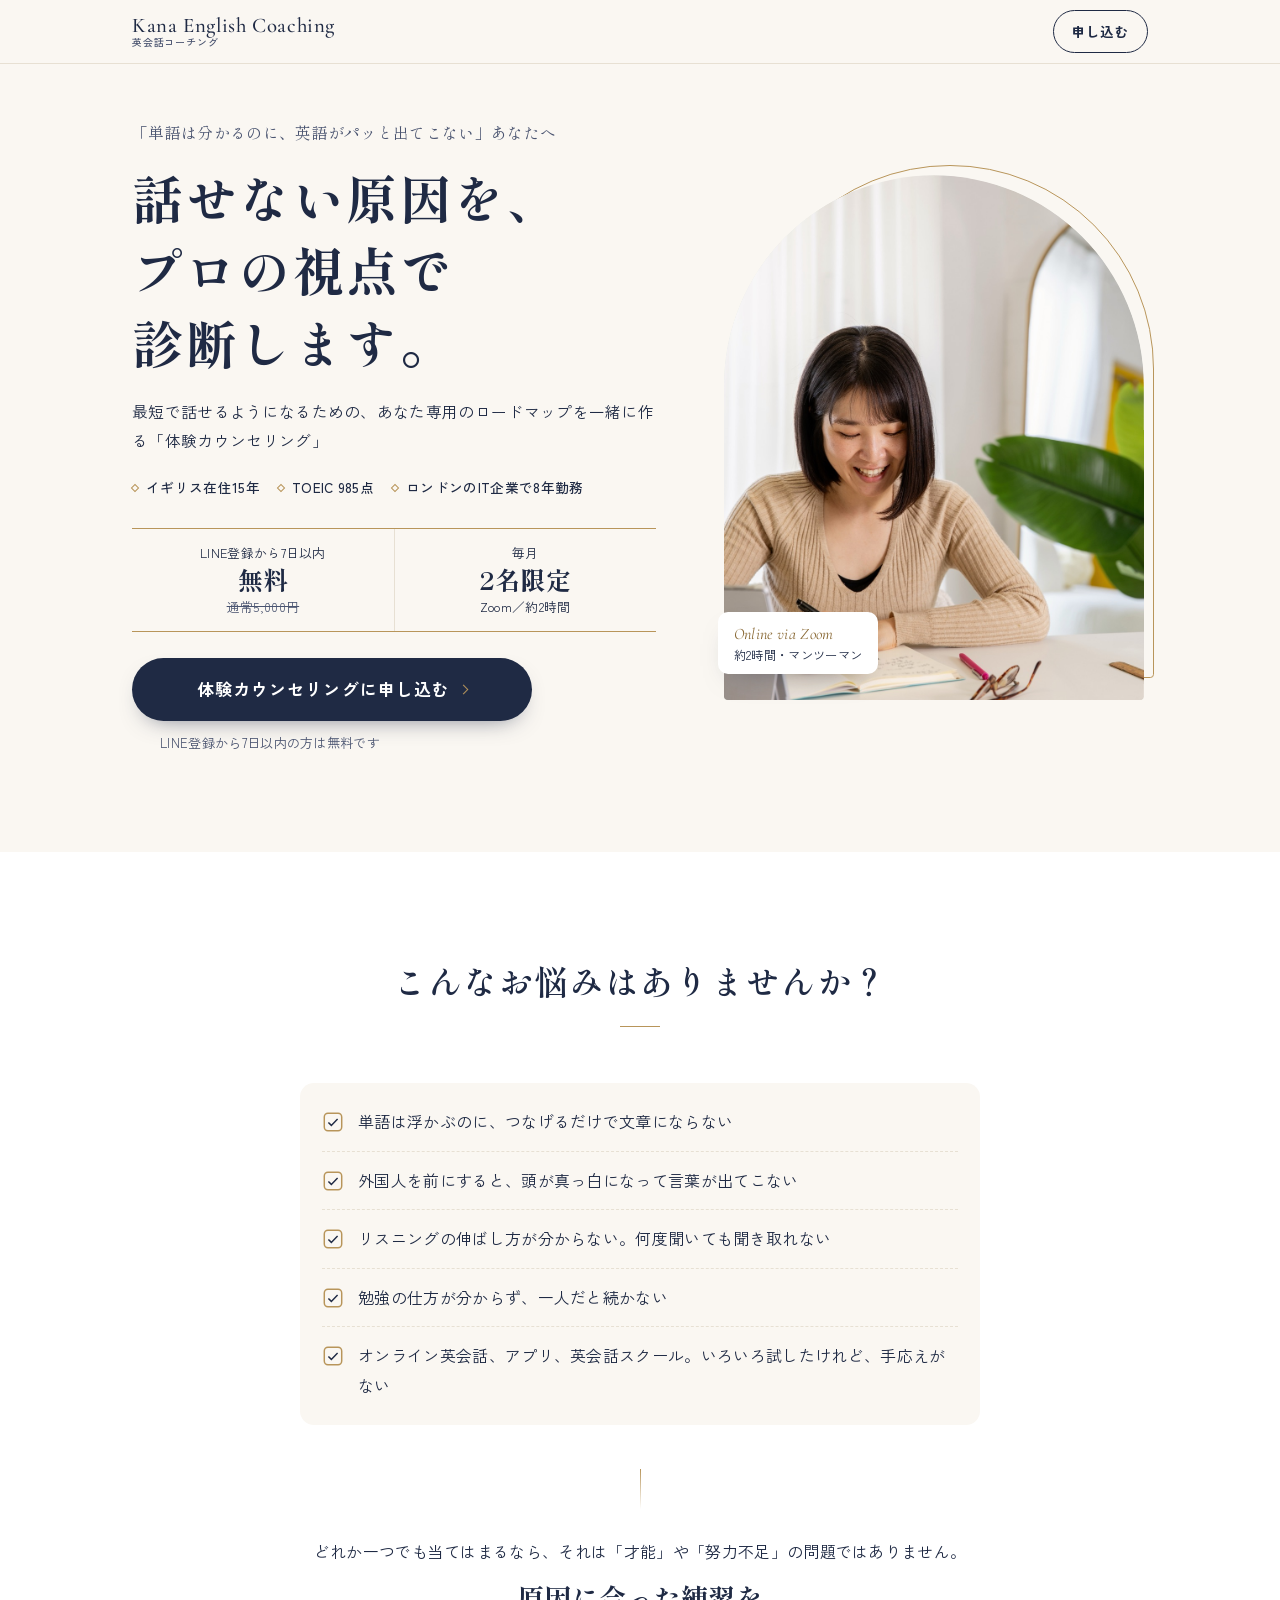
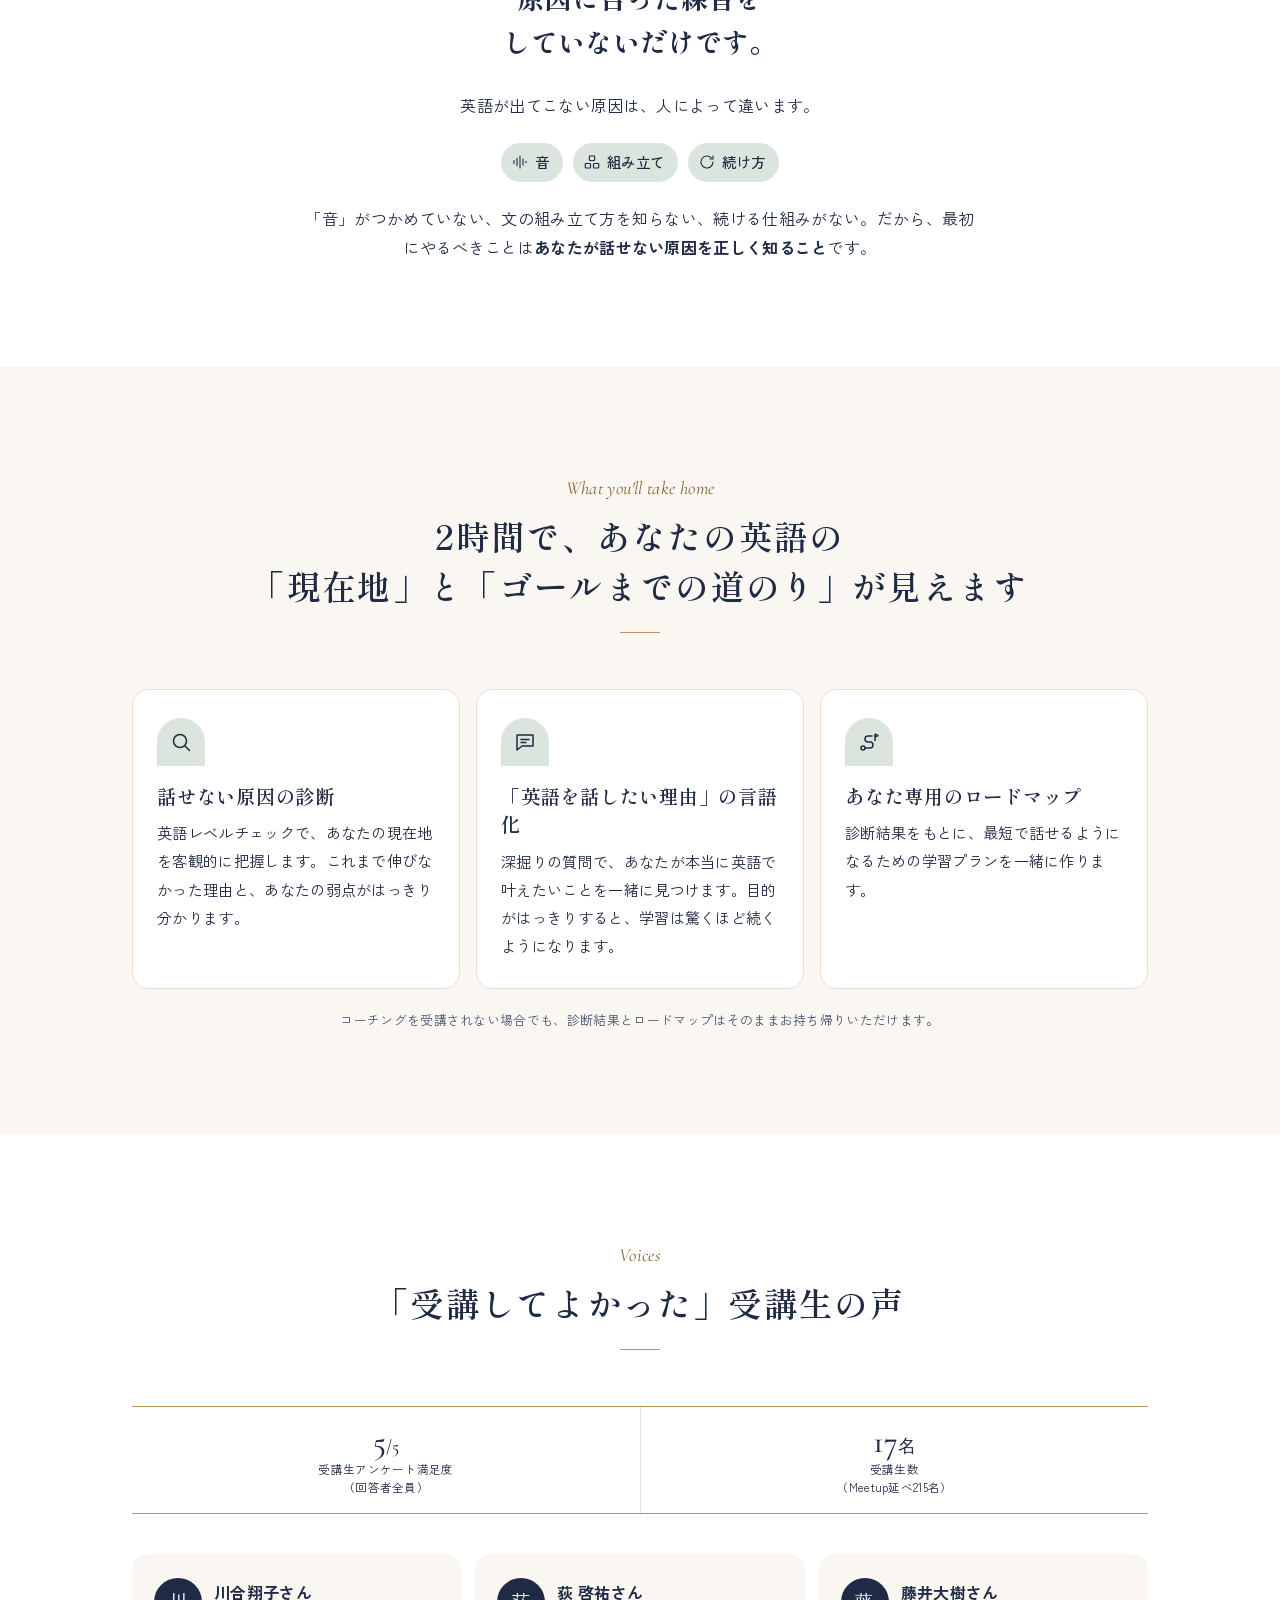
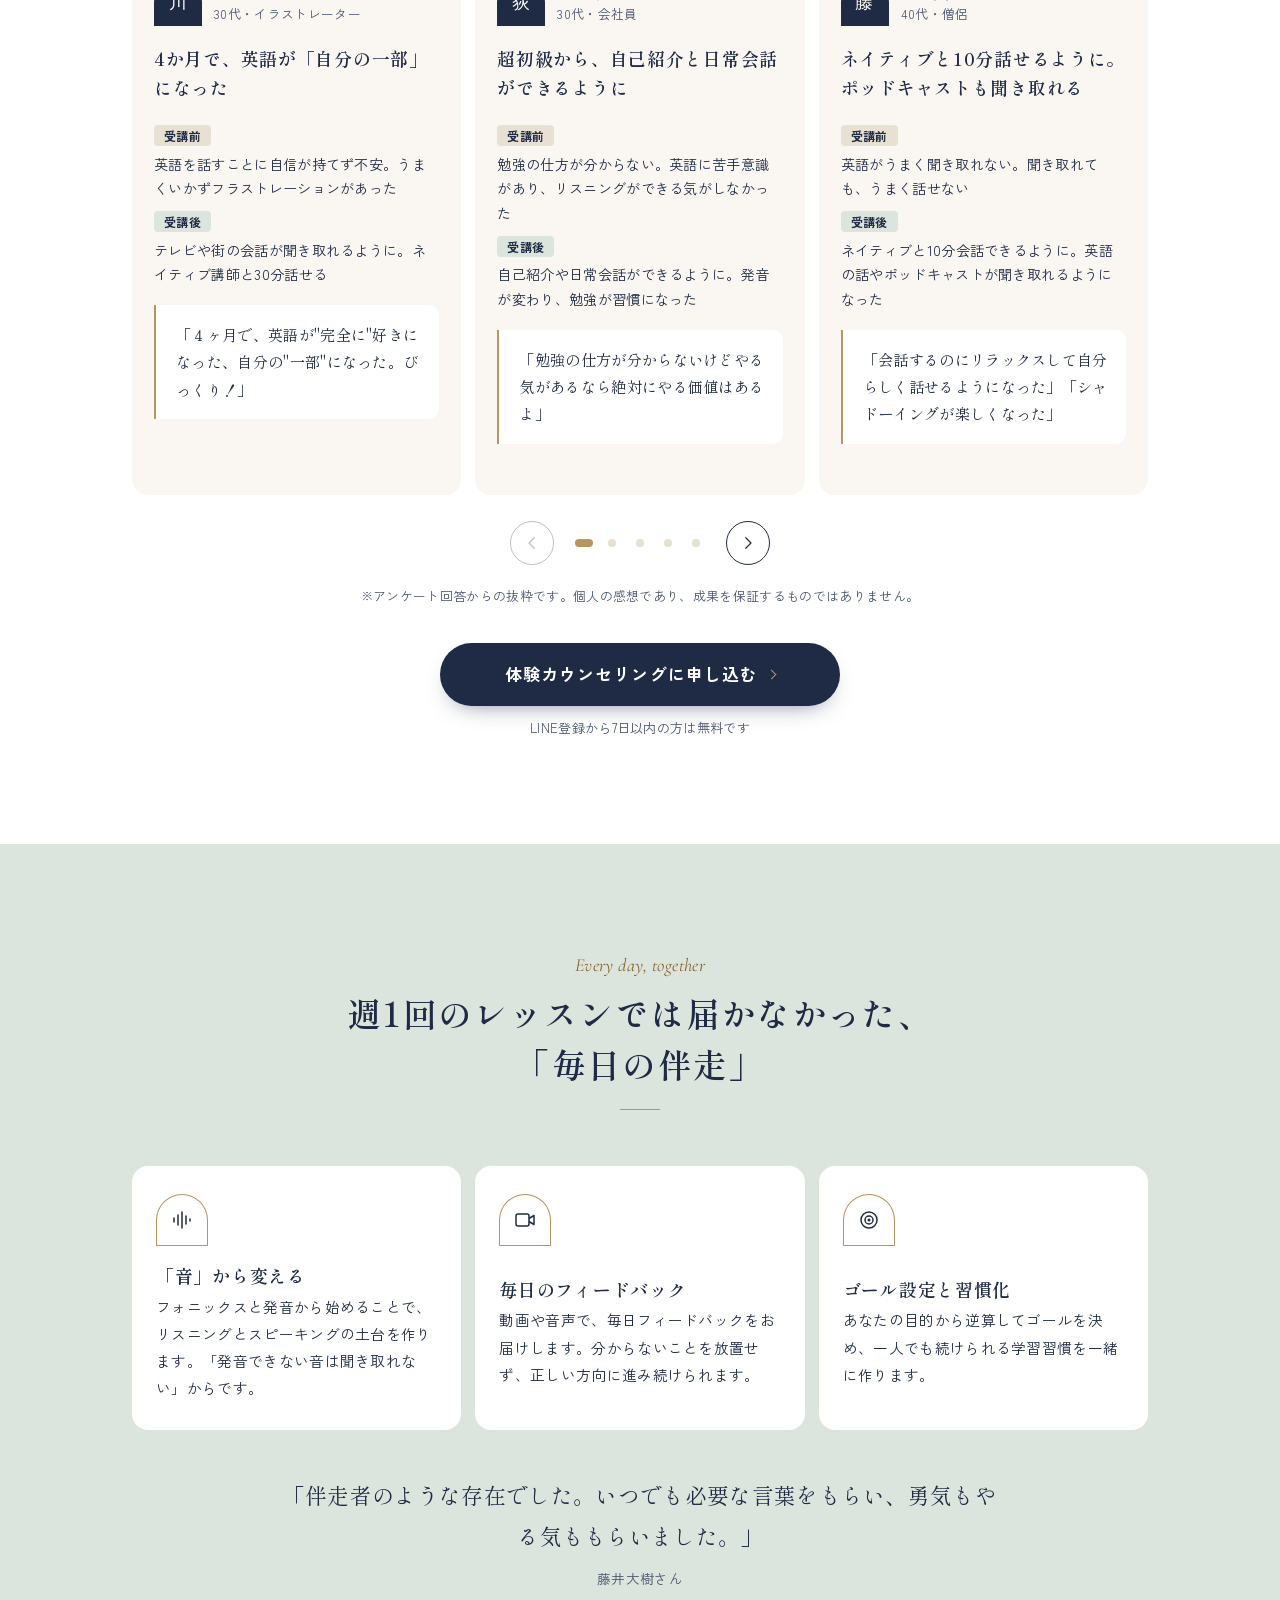
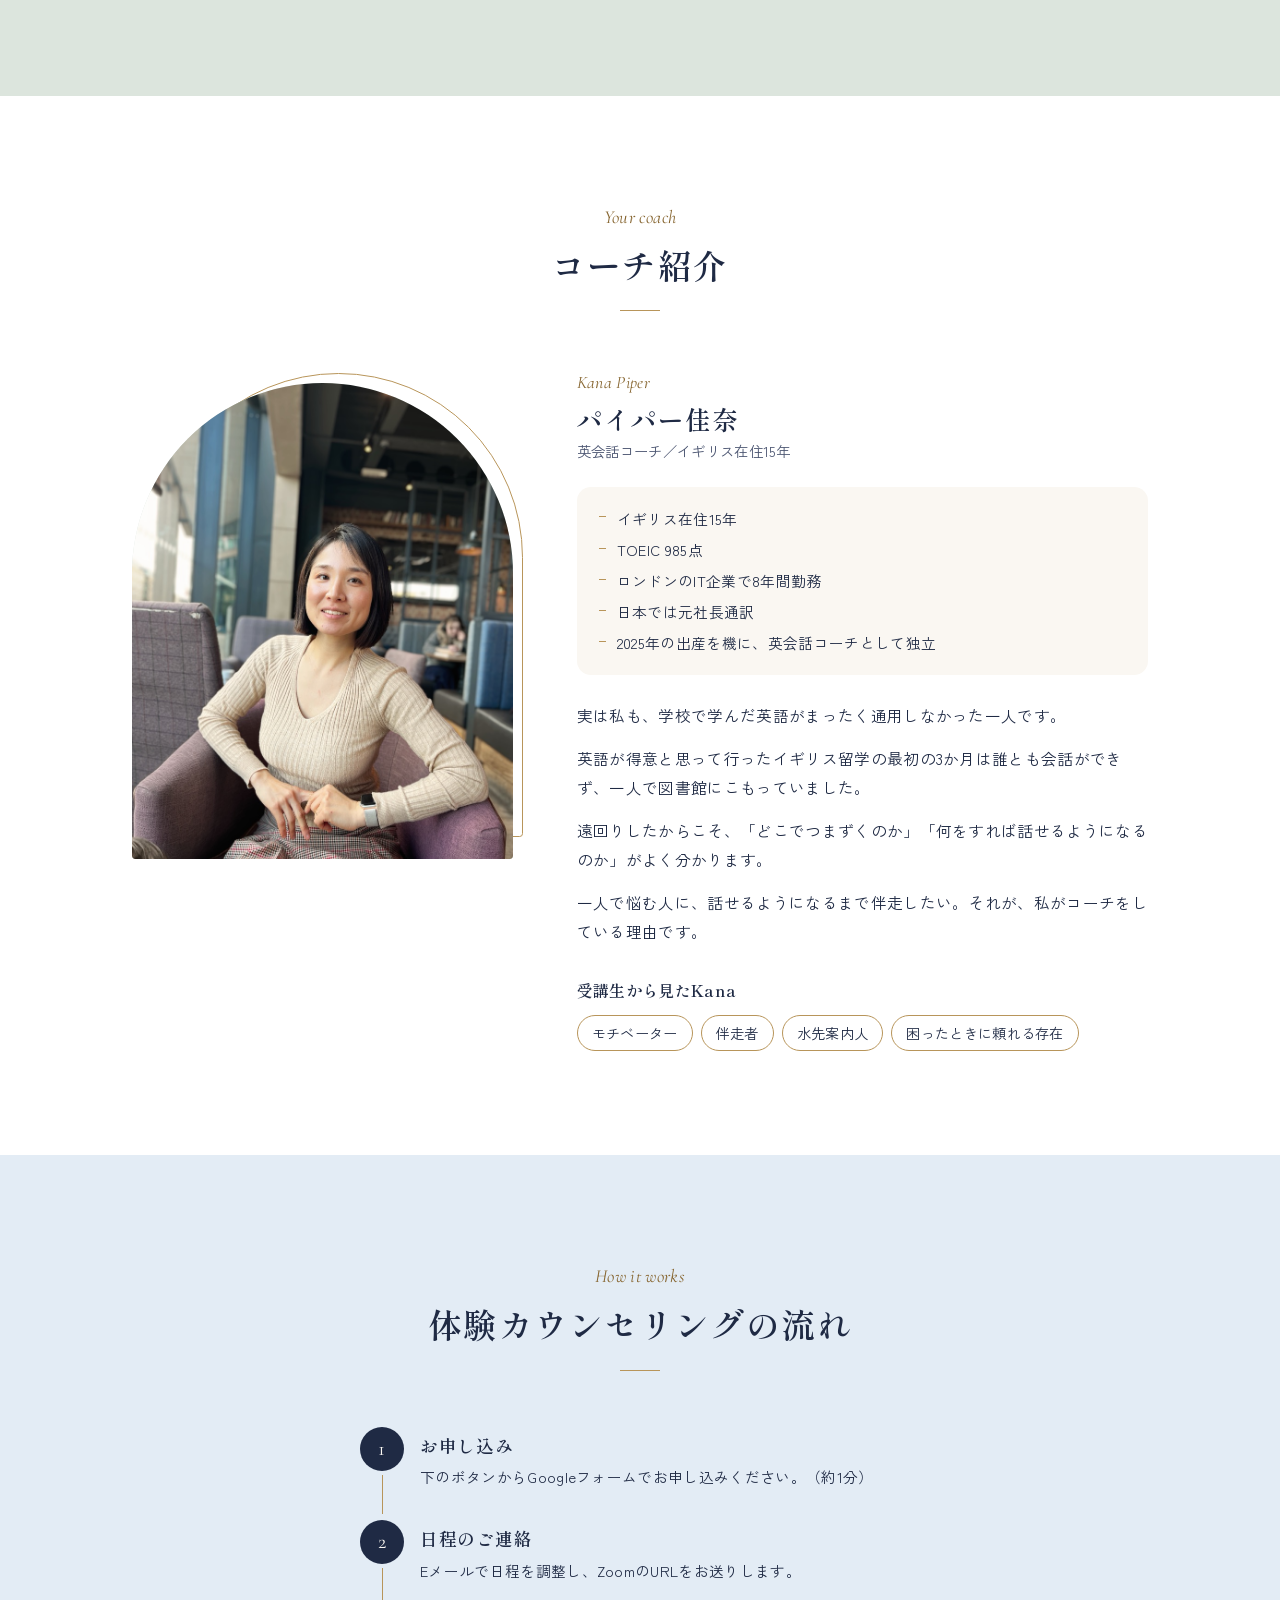
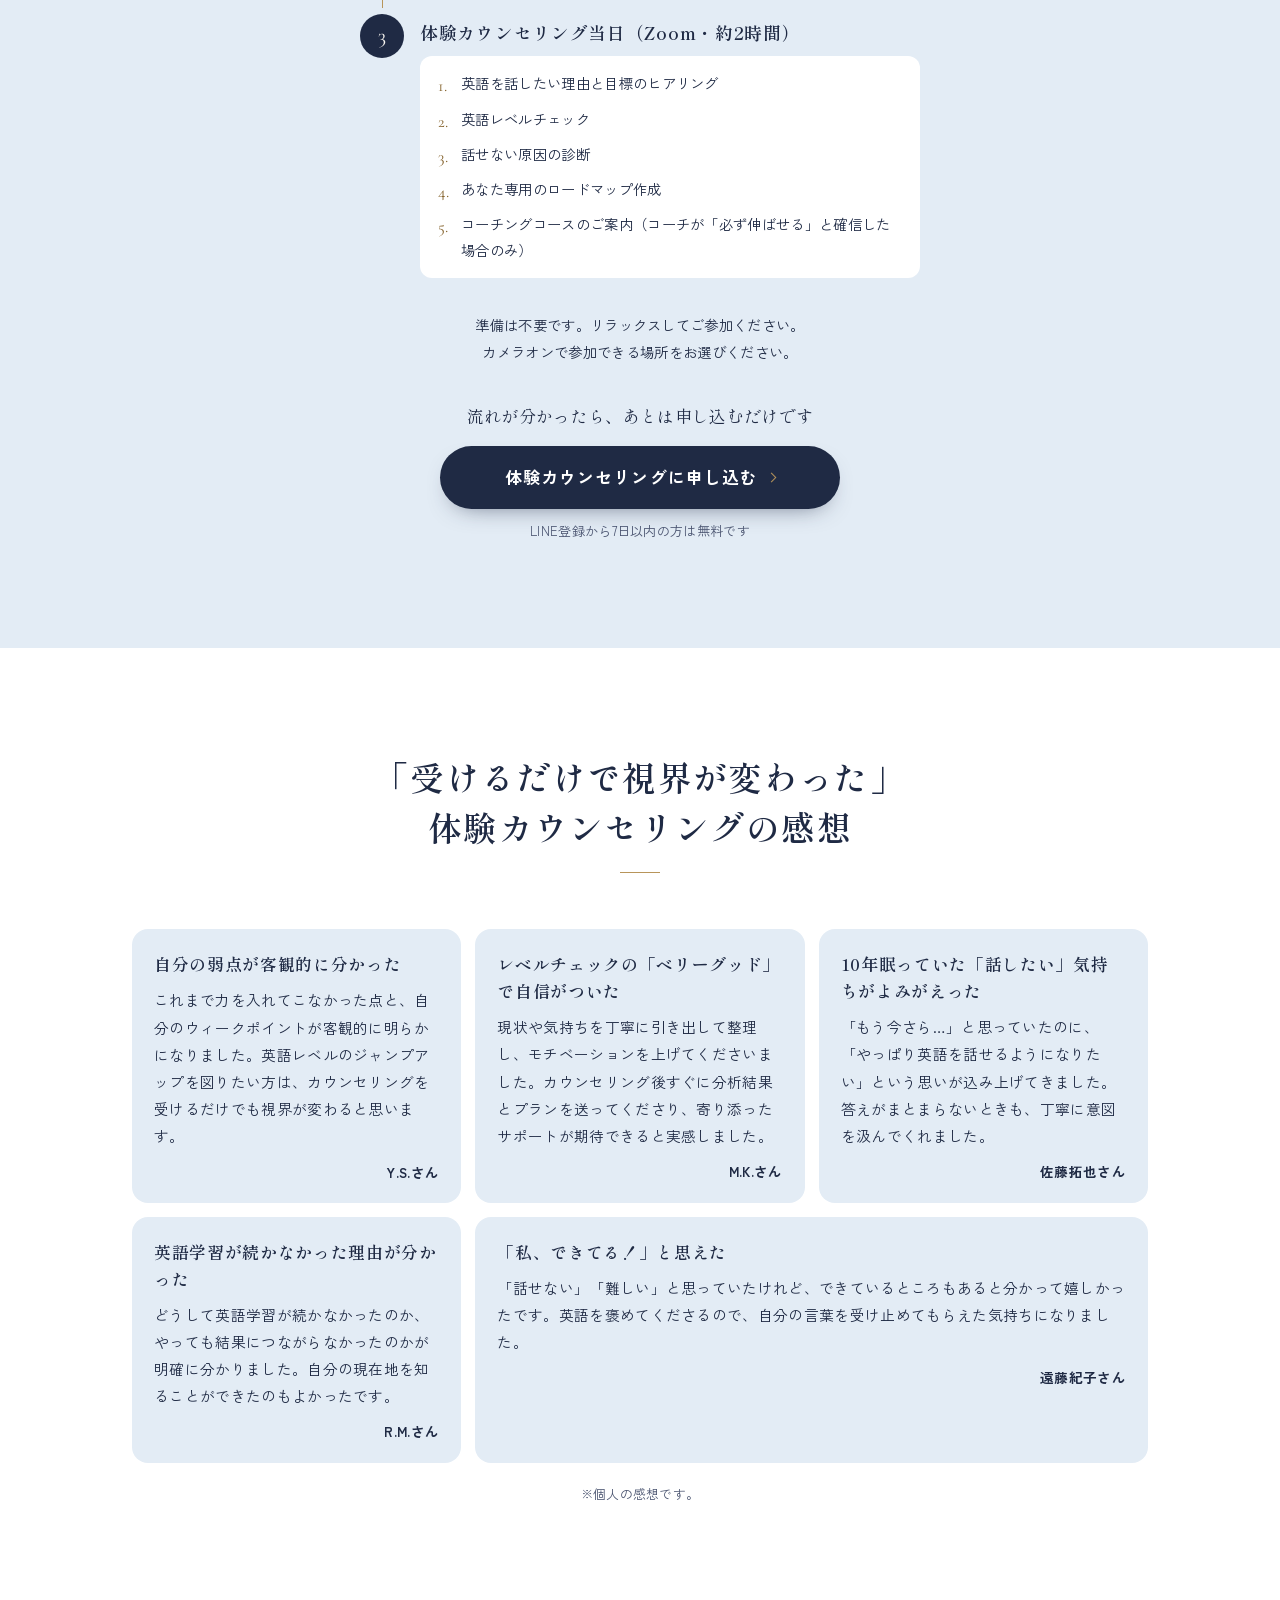
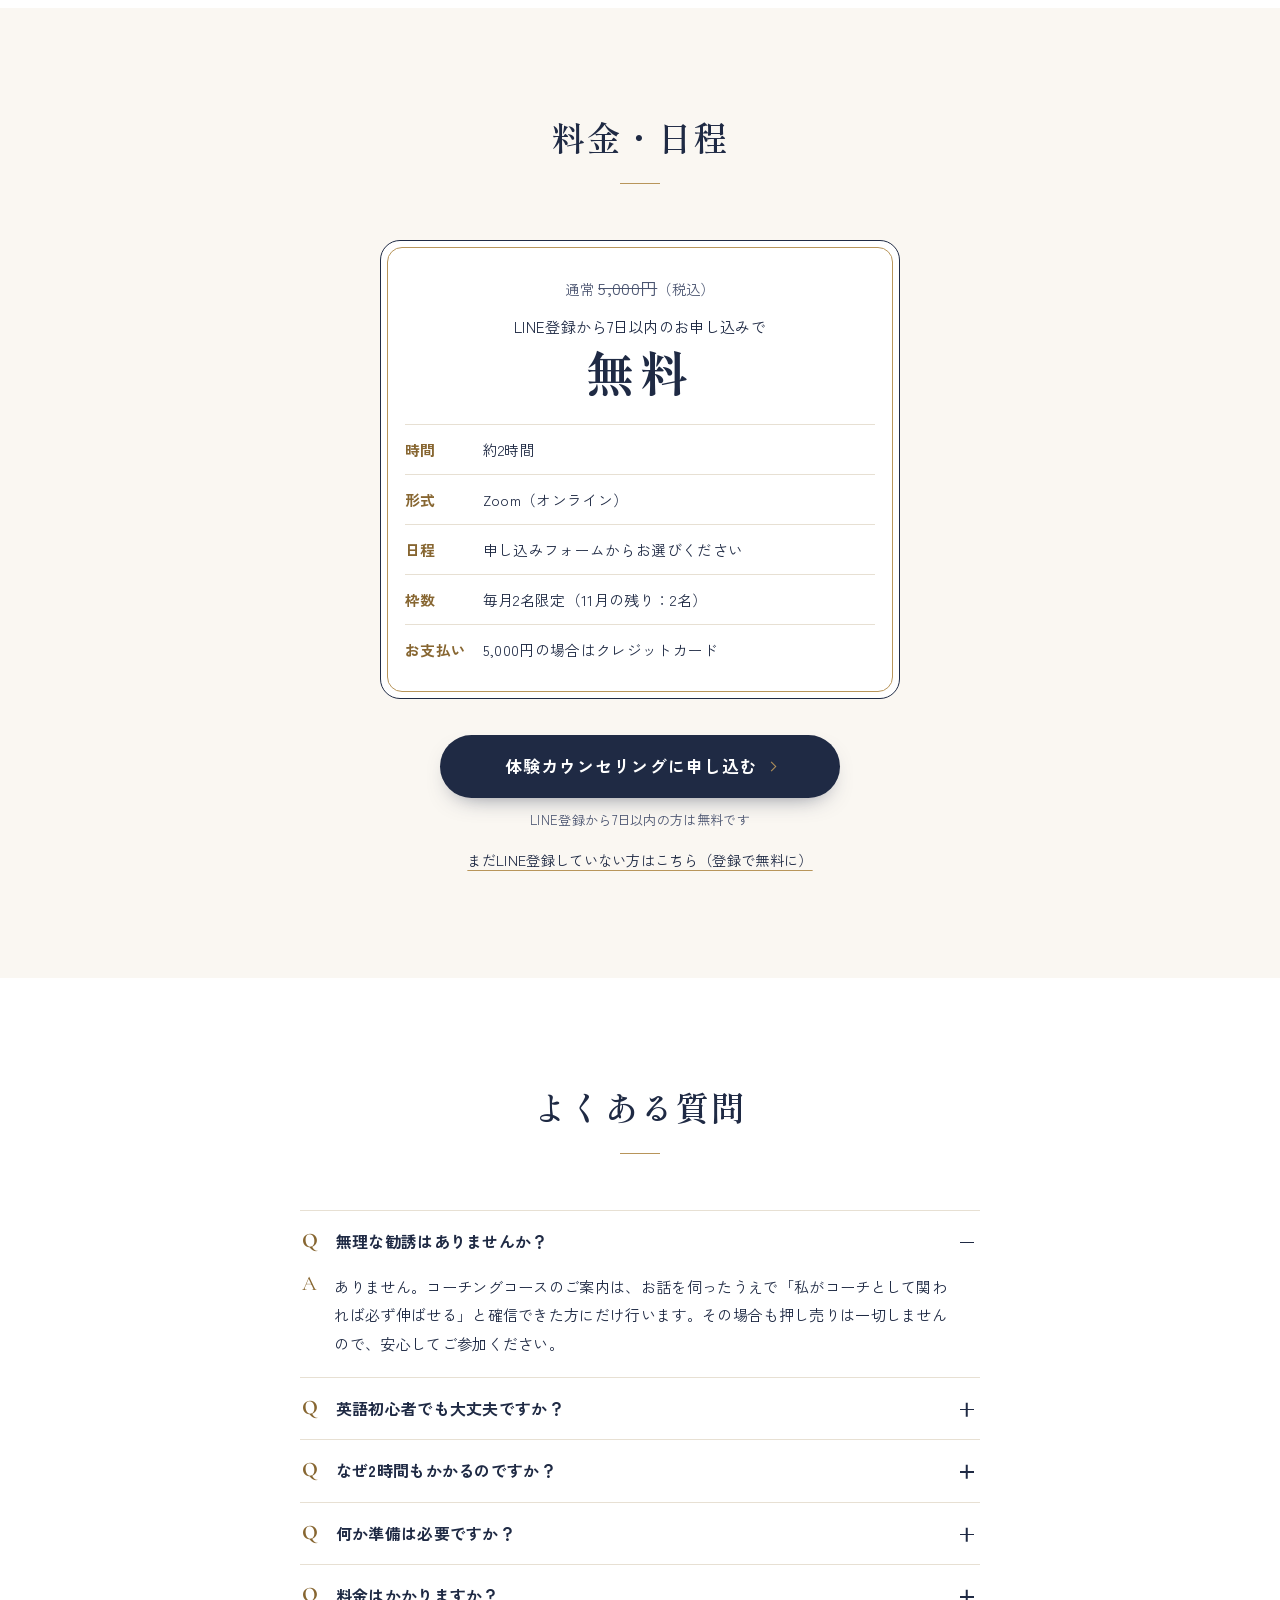
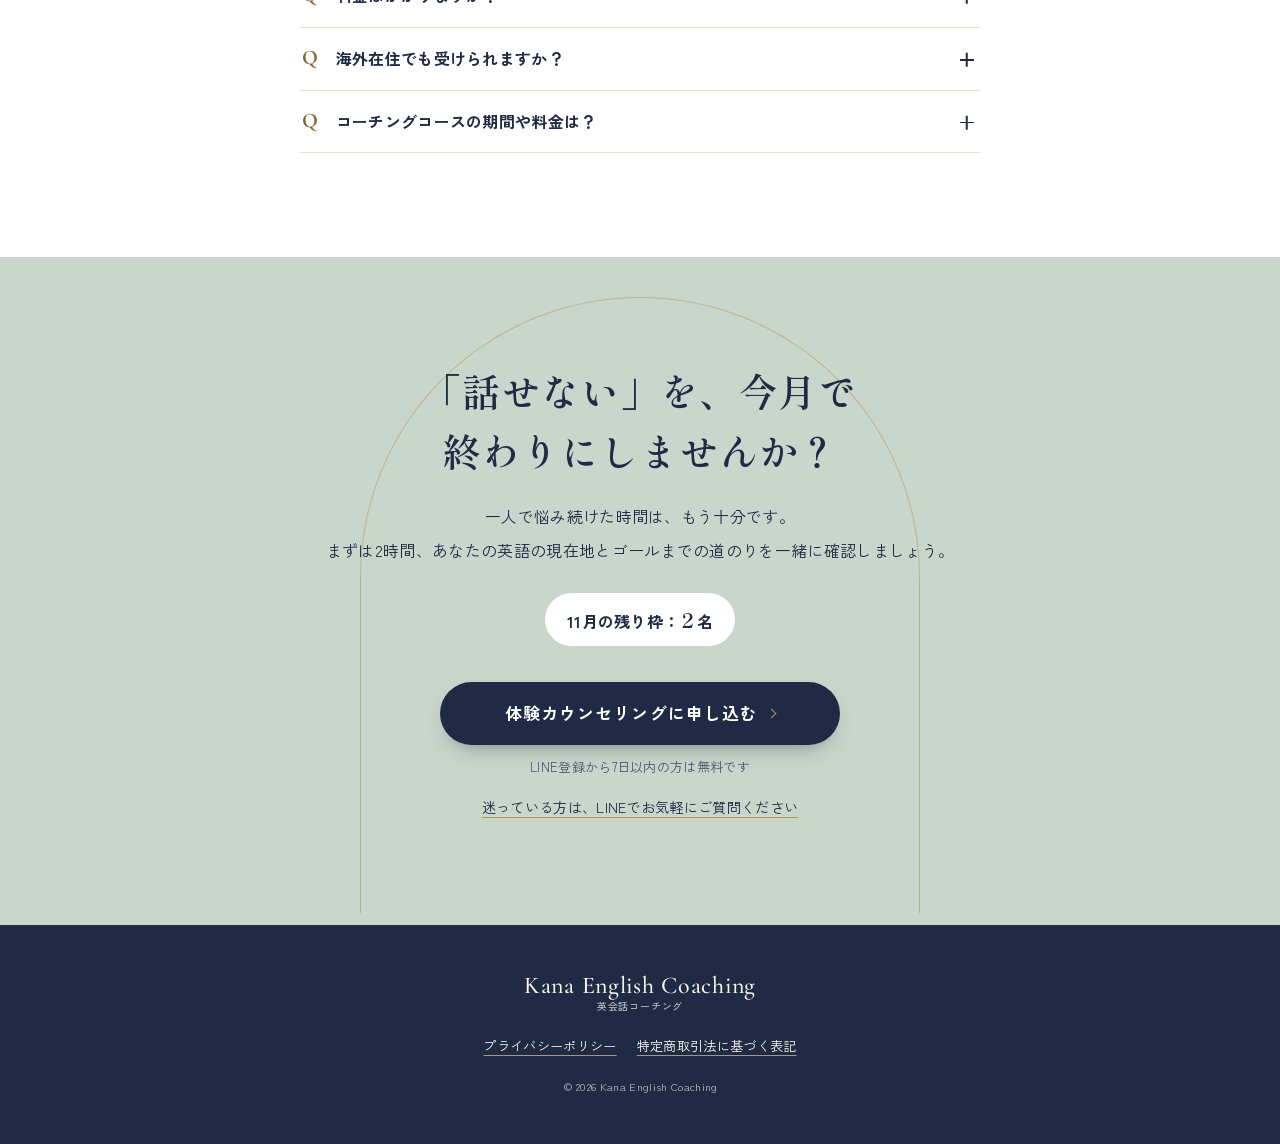
<file: index.html>
<!doctype html>
<html lang="ja">
<head>
  <meta charset="utf-8">
  <meta name="viewport" content="width=device-width, initial-scale=1, viewport-fit=cover">

  <!-- =====================================================
       ★ 差し替えが多い値はここで変更してください ★
       ===================================================== -->
  <script>
    window.LP_CONFIG = {
      FORM_URL: "https://forms.gle/mgjsN7M6fSfpRgyM7", // Googleフォームの申込URL
      LINE_URL: "https://lin.ee/9VIOa53",              // LINE公式アカウント
      SLOTS_LEFT: 2,                                   // 今月の残り枠
      MONTH_LABEL: "11月"                              // 対象月
    };
  </script>

  <title>体験カウンセリング｜Kana English Coaching</title>
  <meta name="description" content="「単語は分かるのに、英語がパッと出てこない」方へ。イギリス在住15年・TOEIC 985点の英会話コーチKanaが、話せない原因を診断し、あなた専用のロードマップを一緒に作ります。Zoom・約2時間、毎月2名限定。">
  <link rel="canonical" href="./">

  <meta property="og:type" content="website">
  <meta property="og:site_name" content="Kana English Coaching">
  <meta property="og:title" content="話せない原因を、プロの視点で診断します｜体験カウンセリング">
  <meta property="og:description" content="イギリス在住15年の英会話コーチKanaによる、Zoom・約2時間の体験カウンセリング。LINE登録から7日以内のお申し込みで無料。">
  <meta property="og:image" content="images/counseling1.jpg">
  <meta property="og:locale" content="ja_JP">
  <meta name="twitter:card" content="summary_large_image">
  <meta name="theme-color" content="#FAF7F2">

  <link rel="icon" href="images/favicon.svg" type="image/svg+xml">
  <link rel="apple-touch-icon" href="images/favicon.svg">

  <link rel="preconnect" href="https://fonts.googleapis.com">
  <link rel="preconnect" href="https://fonts.gstatic.com" crossorigin>
  <link href="https://fonts.googleapis.com/css2?family=Cormorant+Garamond:ital,wght@0,500;1,400;1,500&family=Shippori+Mincho:wght@500;600;700&family=Zen+Kaku+Gothic+New:wght@400;500;700&display=swap" rel="stylesheet">
  <link rel="preload" as="image" href="images/counseling2.jpg">
  <link rel="stylesheet" href="style.css">

  <!-- Google Analytics を使う場合はここにタグを貼ってください（CTAクリックは "cta_click" イベントで送信されます） -->
</head>
<body>

<header class="site-header">
  <div class="container">
    <a class="logo" href="#top">Kana English Coaching<small>英会話コーチング</small></a>
    <a class="header-cta" href="https://forms.gle/mgjsN7M6fSfpRgyM7" data-cta="header" target="_blank" rel="noopener">申し込む</a>
  </div>
</header>

<main id="top">

  <!-- §01 ファーストビュー -->
  <section class="hero" aria-labelledby="hero-title">
    <div class="container hero__grid">
      <div class="hero__copy">
        <p class="hero__lead">「単語は分かるのに、英語がパッと出てこない」あなたへ</p>
        <h1 class="hero__title" id="hero-title"><span>話せない原因を、</span><span>プロの視点で</span><span>診断します。</span></h1>
        <p class="hero__sub">最短で話せるようになるための、あなた専用のロードマップを一緒に作る「体験カウンセリング」</p>
        <ul class="hero__creds" aria-label="コーチの経歴">
          <li>イギリス在住15年</li>
          <li>TOEIC 985点</li>
          <li>ロンドンのIT企業で8年勤務</li>
        </ul>
      </div>

      <div class="hero__photo">
        <figure class="arch">
          <img class="arch__img" src="images/counseling2.jpg" width="1000" height="1500" alt="笑顔でノートに書き込みながらカウンセリングをする英会話コーチのKana" fetchpriority="high">
          <figcaption class="arch__caption"><em>Online via Zoom</em>約2時間・マンツーマン</figcaption>
        </figure>
      </div>

      <div class="hero__offer">
        <div class="offer">
          <div>LINE登録から7日以内<strong>無料</strong><s>通常5,000円</s></div>
          <div>毎月<strong>2名限定</strong>Zoom／約2時間</div>
        </div>
        <div class="cta">
          <a class="btn" href="https://forms.gle/mgjsN7M6fSfpRgyM7" data-cta="fv" target="_blank" rel="noopener" id="fv-cta">体験カウンセリングに申し込む</a>
          <p class="cta__sub">LINE登録から7日以内の方は無料です</p>
        </div>
      </div>
    </div>
  </section>

  <!-- §02 お悩み＋話せない理由 -->
  <section class="section section--white" aria-labelledby="worries-title">
    <div class="container container--narrow">
      <div class="section-head">
        <h2 id="worries-title">こんなお悩みはありませんか？</h2>
        <div class="section-head__rule"></div>
      </div>

      <ul class="checklist">
        <li><svg class="check" viewBox="0 0 24 24" fill="none" stroke="currentColor" stroke-width="1.6" aria-hidden="true"><rect x="2.5" y="2.5" width="19" height="19" rx="4"/><path d="M7 12.5l3.2 3.2L17 8.8" stroke="#1F2A44"/></svg>単語は浮かぶのに、つなげるだけで文章にならない</li>
        <li><svg class="check" viewBox="0 0 24 24" fill="none" stroke="currentColor" stroke-width="1.6" aria-hidden="true"><rect x="2.5" y="2.5" width="19" height="19" rx="4"/><path d="M7 12.5l3.2 3.2L17 8.8" stroke="#1F2A44"/></svg>外国人を前にすると、頭が真っ白になって言葉が出てこない</li>
        <li><svg class="check" viewBox="0 0 24 24" fill="none" stroke="currentColor" stroke-width="1.6" aria-hidden="true"><rect x="2.5" y="2.5" width="19" height="19" rx="4"/><path d="M7 12.5l3.2 3.2L17 8.8" stroke="#1F2A44"/></svg>リスニングの伸ばし方が分からない。何度聞いても聞き取れない</li>
        <li><svg class="check" viewBox="0 0 24 24" fill="none" stroke="currentColor" stroke-width="1.6" aria-hidden="true"><rect x="2.5" y="2.5" width="19" height="19" rx="4"/><path d="M7 12.5l3.2 3.2L17 8.8" stroke="#1F2A44"/></svg>勉強の仕方が分からず、一人だと続かない</li>
        <li><svg class="check" viewBox="0 0 24 24" fill="none" stroke="currentColor" stroke-width="1.6" aria-hidden="true"><rect x="2.5" y="2.5" width="19" height="19" rx="4"/><path d="M7 12.5l3.2 3.2L17 8.8" stroke="#1F2A44"/></svg>オンライン英会話、アプリ、英会話スクール。いろいろ試したけれど、手応えがない</li>
      </ul>

      <div class="turn">
        <div class="turn__arrow" aria-hidden="true"></div>
        <p>どれか一つでも当てはまるなら、それは「才能」や「努力不足」の問題ではありません。</p>
        <p class="turn__strong">原因に合った練習を<br>していないだけです。</p>
      </div>

      <div class="cause-text center">
        <p>英語が出てこない原因は、人によって違います。</p>
        <ul class="tags" aria-label="話せない原因の例">
          <li class="tag"><svg viewBox="0 0 24 24" fill="none" stroke="currentColor" stroke-width="1.5" aria-hidden="true"><path d="M4 10v4M8 7v10M12 4v16M16 8v8M20 11v2" stroke-linecap="round"/></svg>音</li>
          <li class="tag"><svg viewBox="0 0 24 24" fill="none" stroke="currentColor" stroke-width="1.5" aria-hidden="true"><rect x="3" y="14" width="7" height="6" rx="1"/><rect x="14" y="14" width="7" height="6" rx="1"/><rect x="8.5" y="4" width="7" height="6" rx="1"/></svg>組み立て</li>
          <li class="tag"><svg viewBox="0 0 24 24" fill="none" stroke="currentColor" stroke-width="1.5" aria-hidden="true"><path d="M20 12a8 8 0 1 1-2.3-5.6" stroke-linecap="round"/><path d="M20 4v4h-4" stroke-linecap="round" stroke-linejoin="round"/></svg>続け方</li>
        </ul>
        <p>「音」がつかめていない、文の組み立て方を知らない、続ける仕組みがない。だから、最初にやるべきことは<strong>あなたが話せない原因を正しく知ること</strong>です。</p>
      </div>
    </div>
  </section>

  <!-- §03 体験カウンセリングで得られること -->
  <section class="section" aria-labelledby="gains-title">
    <div class="container">
      <div class="section-head">
        <span class="latin">What you'll take home</span>
        <h2 id="gains-title">2時間で、あなたの英語の<br>「現在地」と「ゴールまでの道のり」が見えます</h2>
        <div class="section-head__rule"></div>
      </div>

      <div class="gains">
        <article class="gain">
          <div class="gain__icon"><svg viewBox="0 0 24 24" fill="none" stroke="#1F2A44" stroke-width="1.5" aria-hidden="true"><circle cx="11" cy="11" r="6.5"/><path d="M16 16l4.5 4.5" stroke-linecap="round"/></svg></div>
          <h3>話せない原因の診断</h3>
          <p>英語レベルチェックで、あなたの現在地を客観的に把握します。これまで伸びなかった理由と、あなたの弱点がはっきり分かります。</p>
        </article>
        <article class="gain">
          <div class="gain__icon"><svg viewBox="0 0 24 24" fill="none" stroke="#1F2A44" stroke-width="1.5" aria-hidden="true"><path d="M4 5h16v11H9l-5 4z" stroke-linejoin="round"/><path d="M8 9.5h8M8 12.5h5" stroke-linecap="round"/></svg></div>
          <h3>「英語を話したい理由」の言語化</h3>
          <p>深掘りの質問で、あなたが本当に英語で叶えたいことを一緒に見つけます。目的がはっきりすると、学習は驚くほど続くようになります。</p>
        </article>
        <article class="gain">
          <div class="gain__icon"><svg viewBox="0 0 24 24" fill="none" stroke="#1F2A44" stroke-width="1.5" aria-hidden="true"><circle cx="6" cy="18" r="2"/><path d="M18 4v7M18 4l3 1.6L18 7" stroke-linejoin="round"/><path d="M8 18h5a3 3 0 0 0 0-6h-2a3 3 0 0 1 0-6h4" stroke-linecap="round"/></svg></div>
          <h3>あなた専用のロードマップ</h3>
          <p>診断結果をもとに、最短で話せるようになるための学習プランを一緒に作ります。</p>
          <!-- TODO【カウンセリング後、分析結果とプランを送付しているか確認】送付している場合は一文を追加 -->
        </article>
      </div>

      <p class="note center">コーチングを受講されない場合でも、診断結果とロードマップはそのままお持ち帰りいただけます。</p>
    </div>
  </section>

  <!-- §04 受講生の声 -->
  <section class="section section--white" aria-labelledby="voices-title">
    <div class="container">
      <div class="section-head">
        <span class="latin">Voices</span>
        <h2 id="voices-title">「受講してよかった」受講生の声</h2>
        <div class="section-head__rule"></div>
      </div>

      <div class="stats">
        <div><b>5<small>/5</small></b>受講生アンケート満足度<br>（回答者全員）</div>
        <div><b>17<small>名</small></b>受講生数<br>（Meetup延べ215名）</div>
      </div>

      <p class="swipe-hint" aria-hidden="true">← スワイプして他の声を見る →</p>

      <div class="carousel" data-carousel>
        <div class="carousel__track" role="region" aria-roledescription="カルーセル" aria-label="受講生の声" tabindex="0">

          <article class="voice" aria-roledescription="スライド" aria-label="受講生の声 1/5">
            <div class="voice__who">
              <span class="monogram" aria-hidden="true">川</span>
              <div><p class="voice__name">川合翔子さん</p><p class="voice__meta">30代・イラストレーター</p></div>
            </div>
            <h3>4か月で、英語が「自分の一部」になった</h3>
            <dl>
              <dt>受講前</dt><dd>英語を話すことに自信が持てず不安。うまくいかずフラストレーションがあった</dd>
              <dt class="after">受講後</dt><dd>テレビや街の会話が聞き取れるように。ネイティブ講師と30分話せる</dd>
            </dl>
            <blockquote>「４ヶ月で、英語が"完全に"好きになった、自分の"一部"になった。びっくり！」</blockquote>
          </article>

          <article class="voice" aria-roledescription="スライド" aria-label="受講生の声 2/5">
            <div class="voice__who">
              <span class="monogram" aria-hidden="true">荻</span>
              <div><p class="voice__name">荻 啓祐さん</p><p class="voice__meta">30代・会社員</p></div>
            </div>
            <h3>超初級から、自己紹介と日常会話ができるように</h3>
            <dl>
              <dt>受講前</dt><dd>勉強の仕方が分からない。英語に苦手意識があり、リスニングができる気がしなかった</dd>
              <dt class="after">受講後</dt><dd>自己紹介や日常会話ができるように。発音が変わり、勉強が習慣になった</dd>
            </dl>
            <blockquote>「勉強の仕方が分からないけどやる気があるなら絶対にやる価値はあるよ」</blockquote>
          </article>

          <article class="voice" aria-roledescription="スライド" aria-label="受講生の声 3/5">
            <div class="voice__who">
              <span class="monogram" aria-hidden="true">藤</span>
              <div><p class="voice__name">藤井大樹さん</p><p class="voice__meta">40代・僧侶</p></div>
            </div>
            <h3>ネイティブと10分話せるように。ポッドキャストも聞き取れる</h3>
            <dl>
              <dt>受講前</dt><dd>英語がうまく聞き取れない。聞き取れても、うまく話せない</dd>
              <dt class="after">受講後</dt><dd>ネイティブと10分会話できるように。英語の話やポッドキャストが聞き取れるようになった</dd>
            </dl>
            <blockquote>「会話するのにリラックスして自分らしく話せるようになった」「シャドーイングが楽しくなった」</blockquote>
          </article>

          <article class="voice" aria-roledescription="スライド" aria-label="受講生の声 4/5">
            <div class="voice__who">
              <span class="monogram" aria-hidden="true">SK</span>
              <div><p class="voice__name">S.K.さん</p><p class="voice__meta">40代・会社員</p></div>
            </div>
            <h3>海外出張でも、言いたいことを言えるように</h3>
            <dl>
              <dt>受講前</dt><dd>海外出張や旅行で、自信を持って会話を楽しめるようになりたかった</dd>
              <dt class="after">受講後</dt><dd>ネイティブの発音やスピードに対応できるように。相手に伝わる組み立てで話せるようになった</dd>
            </dl>
            <blockquote>「当初は緊張や面倒くささで億劫であったネイティブとの英会話レッスンも、楽しくあっという間な感じで終わるようになった」</blockquote>
          </article>

          <article class="voice" aria-roledescription="スライド" aria-label="受講生の声 5/5">
            <div class="voice__who">
              <span class="monogram" aria-hidden="true">RR</span>
              <div><p class="voice__name">R.R.さん</p><p class="voice__meta">40代・主婦・イギリス在住</p></div>
            </div>
            <h3>一人でバスに乗り、病院でドクターと話せた</h3>
            <dl>
              <dt>受講前</dt><dd>イギリスに住んでいるのにネイティブと話せない。いろいろ試しても成長を感じられなかった</dd>
              <dt class="after">受講後</dt><dd>一人でバスやGP（かかりつけ医）を利用できた。ボランティア先で電話対応ができた</dd>
            </dl>
            <blockquote>「自分に合った勉強のやり方がわかれば、英語のレベルは上がるよ！」</blockquote>
          </article>

        </div>

        <div class="carousel__nav">
          <button class="carousel__arrow" type="button" data-prev aria-label="前の声へ">
            <svg viewBox="0 0 24 24" fill="none" stroke="currentColor" stroke-width="1.6" aria-hidden="true"><path d="M15 5l-7 7 7 7" stroke-linecap="round" stroke-linejoin="round"/></svg>
          </button>
          <div class="carousel__dots" data-dots></div>
          <button class="carousel__arrow" type="button" data-next aria-label="次の声へ">
            <svg viewBox="0 0 24 24" fill="none" stroke="currentColor" stroke-width="1.6" aria-hidden="true"><path d="M9 5l7 7-7 7" stroke-linecap="round" stroke-linejoin="round"/></svg>
          </button>
        </div>
      </div>

      <p class="note center">※アンケート回答からの抜粋です。個人の感想であり、成果を保証するものではありません。</p>

      <div class="cta">
        <a class="btn" href="https://forms.gle/mgjsN7M6fSfpRgyM7" data-cta="voices" target="_blank" rel="noopener">体験カウンセリングに申し込む</a>
        <p class="cta__sub">LINE登録から7日以内の方は無料です</p>
      </div>
    </div>
  </section>

  <!-- §05 コーチングの特徴 -->
  <section class="section section--sage" aria-labelledby="features-title">
    <div class="container">
      <div class="section-head">
        <span class="latin">Every day, together</span>
        <h2 id="features-title">週1回のレッスンでは届かなかった、<br>「毎日の伴走」</h2>
        <div class="section-head__rule"></div>
      </div>

      <div class="pillars">
        <article class="pillar">
          <div class="pillar__icon"><svg viewBox="0 0 24 24" fill="none" stroke="#1F2A44" stroke-width="1.5" aria-hidden="true"><path d="M4 10v4M8 7v10M12 4v16M16 8v8M20 11v2" stroke-linecap="round"/></svg></div>
          <div>
            <h3>「音」から変える</h3>
            <p>フォニックスと発音から始めることで、リスニングとスピーキングの土台を作ります。「発音できない音は聞き取れない」からです。</p>
          </div>
        </article>
        <article class="pillar">
          <div class="pillar__icon"><svg viewBox="0 0 24 24" fill="none" stroke="#1F2A44" stroke-width="1.5" aria-hidden="true"><rect x="3" y="6" width="13" height="12" rx="2"/><path d="M16 10.5l5-3v9l-5-3" stroke-linejoin="round"/></svg></div>
          <div>
            <h3>毎日のフィードバック</h3>
            <p>動画や音声で、毎日フィードバックをお届けします。分からないことを放置せず、正しい方向に進み続けられます。</p>
          </div>
        </article>
        <article class="pillar">
          <div class="pillar__icon"><svg viewBox="0 0 24 24" fill="none" stroke="#1F2A44" stroke-width="1.5" aria-hidden="true"><circle cx="12" cy="12" r="8"/><circle cx="12" cy="12" r="4"/><circle cx="12" cy="12" r="0.8" fill="#1F2A44"/></svg></div>
          <div>
            <h3>ゴール設定と習慣化</h3>
            <p>あなたの目的から逆算してゴールを決め、一人でも続けられる学習習慣を一緒に作ります。</p>
          </div>
        </article>
      </div>


      <blockquote class="pull-quote">
        「伴走者のような存在でした。いつでも必要な言葉をもらい、勇気もやる気ももらいました。」
        <cite>藤井大樹さん</cite>
      </blockquote>
    </div>
  </section>

  <!-- §06 コーチ紹介 -->
  <section class="section section--white" aria-labelledby="coach-title">
    <div class="container">
      <div class="section-head">
        <span class="latin">Your coach</span>
        <h2 id="coach-title">コーチ紹介</h2>
        <div class="section-head__rule"></div>
      </div>

      <div class="coach">
        <figure class="arch">
          <img class="arch__img" src="images/profile.jpg" width="825" height="1100" alt="ロンドンのカフェで微笑む英会話コーチのパイパー佳奈" loading="lazy" decoding="async">
        </figure>

        <div>
          <div class="coach__name">
            <span class="latin">Kana Piper</span>
            <h3>パイパー佳奈</h3>
            <p>英会話コーチ／イギリス在住15年</p>
          </div>

          <ul class="career">
            <li>イギリス在住15年</li>
            <li>TOEIC 985点</li>
            <li>ロンドンのIT企業で8年間勤務</li>
            <li>日本では元社長通訳</li>
            <li>2025年の出産を機に、英会話コーチとして独立</li>
          </ul>

          <div class="story">
            <p>実は私も、学校で学んだ英語がまったく通用しなかった一人です。</p>
            <p>英語が得意と思って行ったイギリス留学の最初の3か月は誰とも会話ができず、一人で図書館にこもっていました。</p>
            <p>遠回りしたからこそ、「どこでつまずくのか」「何をすれば話せるようになるのか」がよく分かります。</p>
            <p>一人で悩む人に、話せるようになるまで伴走したい。それが、私がコーチをしている理由です。</p>
          </div>

          <div class="seen-as">
            <p>受講生から見たKana</p>
            <ul>
              <li>モチベーター</li>
              <li>伴走者</li>
              <li>水先案内人</li>
              <li>困ったときに頼れる存在</li>
            </ul>
          </div>
        </div>
      </div>
    </div>
  </section>

  <!-- §07 体験カウンセリングの流れ -->
  <section class="section section--blue" aria-labelledby="flow-title">
    <div class="container">
      <div class="section-head">
        <span class="latin">How it works</span>
        <h2 id="flow-title">体験カウンセリングの流れ</h2>
        <div class="section-head__rule"></div>
      </div>

      <ol class="steps">
        <li class="step">
          <span class="step__num" aria-hidden="true">1</span>
          <div>
            <h3>お申し込み</h3>
            <p>下のボタンからGoogleフォームでお申し込みください。（約1分）</p>
          </div>
        </li>
        <li class="step">
          <span class="step__num" aria-hidden="true">2</span>
          <div>
            <h3>日程のご連絡</h3>
            <p>Eメールで日程を調整し、ZoomのURLをお送りします。</p>
          </div>
        </li>
        <li class="step">
          <span class="step__num" aria-hidden="true">3</span>
          <div>
            <h3>体験カウンセリング当日（Zoom・約2時間）</h3>
            <ol class="step__agenda">
              <li>英語を話したい理由と目標のヒアリング</li>
              <li>英語レベルチェック</li>
              <li>話せない原因の診断</li>
              <li>あなた専用のロードマップ作成</li>
              <li>コーチングコースのご案内（コーチが「必ず伸ばせる」と確信した場合のみ）</li>
            </ol>
          </div>
        </li>
      </ol>

      <p class="steps-note">準備は不要です。リラックスしてご参加ください。<br>カメラオンで参加できる場所をお選びください。</p>

      <div class="cta">
        <p class="cta__lead">流れが分かったら、あとは申し込むだけです</p>
        <a class="btn" href="https://forms.gle/mgjsN7M6fSfpRgyM7" data-cta="flow" target="_blank" rel="noopener">体験カウンセリングに申し込む</a>
        <p class="cta__sub">LINE登録から7日以内の方は無料です</p>
      </div>
    </div>
  </section>

  <!-- §08 体験カウンセリングを受けた方の声 -->
  <section class="section section--white" aria-labelledby="trial-title">
    <div class="container">
      <div class="section-head">
        <h2 id="trial-title">「受けるだけで視界が変わった」<br>体験カウンセリングの感想</h2>
        <div class="section-head__rule"></div>
      </div>

      <div class="trial-voices">
        <article class="trial-voice">
          <h3>自分の弱点が客観的に分かった</h3>
          <p>これまで力を入れてこなかった点と、自分のウィークポイントが客観的に明らかになりました。英語レベルのジャンプアップを図りたい方は、カウンセリングを受けるだけでも視界が変わると思います。</p>
          <footer>Y.S.さん</footer>
        </article>
        <article class="trial-voice">
          <h3>レベルチェックの「ベリーグッド」で自信がついた</h3>
          <p>現状や気持ちを丁寧に引き出して整理し、モチベーションを上げてくださいました。カウンセリング後すぐに分析結果とプランを送ってくださり、寄り添ったサポートが期待できると実感しました。</p>
          <footer>M.K.さん</footer>
        </article>
        <article class="trial-voice">
          <h3>10年眠っていた「話したい」気持ちがよみがえった</h3>
          <p>「もう今さら…」と思っていたのに、「やっぱり英語を話せるようになりたい」という思いが込み上げてきました。答えがまとまらないときも、丁寧に意図を汲んでくれました。</p>
          <footer>佐藤拓也さん</footer>
        </article>
        <article class="trial-voice">
          <h3>英語学習が続かなかった理由が分かった</h3>
          <p>どうして英語学習が続かなかったのか、やっても結果につながらなかったのかが明確に分かりました。自分の現在地を知ることができたのもよかったです。</p>
          <footer>R.M.さん</footer>
        </article>
        <article class="trial-voice">
          <h3>「私、できてる！」と思えた</h3>
          <p>「話せない」「難しい」と思っていたけれど、できているところもあると分かって嬉しかったです。英語を褒めてくださるので、自分の言葉を受け止めてもらえた気持ちになりました。</p>
          <footer>遠藤紀子さん</footer>
        </article>
      </div>
      <p class="note center">※個人の感想です。</p>
    </div>
  </section>

  <!-- §09 料金・日程 -->
  <section class="section" aria-labelledby="price-title">
    <div class="container">
      <div class="section-head">
        <h2 id="price-title">料金・日程</h2>
        <div class="section-head__rule"></div>
      </div>

      <div class="price-card">
        <div class="price-card__top">
          <p class="price-card__regular">通常 <s>5,000円</s>（税込）</p>
          <p class="price-card__cond">LINE登録から7日以内のお申し込みで</p>
          <p class="price-card__free">無料</p>
        </div>
        <dl class="price-table">
          <div><dt>時間</dt><dd>約2時間</dd></div>
          <div><dt>形式</dt><dd>Zoom（オンライン）</dd></div>
          <div><dt>日程</dt><dd>申し込みフォームからお選びください</dd></div>
          <div><dt>枠数</dt><dd>毎月2名限定（<span data-month>11月</span>の残り：<span data-slots>2</span>名）</dd></div>
          <div><dt>お支払い</dt><dd>5,000円の場合はクレジットカード</dd></div>
        </dl>
      </div>

      <div class="cta" id="price-cta">
        <a class="btn" href="https://forms.gle/mgjsN7M6fSfpRgyM7" data-cta="price" target="_blank" rel="noopener">体験カウンセリングに申し込む</a>
        <p class="cta__sub">LINE登録から7日以内の方は無料です</p>
        <a class="btn-line" href="https://lin.ee/9VIOa53" data-line target="_blank" rel="noopener">まだLINE登録していない方はこちら（登録で無料に）</a>
      </div>
    </div>
  </section>

  <!-- §10 よくある質問 -->
  <section class="section section--white" aria-labelledby="faq-title">
    <div class="container container--narrow">
      <div class="section-head">
        <h2 id="faq-title">よくある質問</h2>
        <div class="section-head__rule"></div>
      </div>

      <div class="faq">
        <details open>
          <summary><span class="q" aria-hidden="true">Q</span>無理な勧誘はありませんか？<span class="pm" aria-hidden="true"></span></summary>
          <div class="faq__answer"><span class="a" aria-hidden="true">A</span><p>ありません。コーチングコースのご案内は、お話を伺ったうえで「私がコーチとして関われば必ず伸ばせる」と確信できた方にだけ行います。その場合も押し売りは一切しませんので、安心してご参加ください。</p></div>
        </details>
        <details>
          <summary><span class="q" aria-hidden="true">Q</span>英語初心者でも大丈夫ですか？<span class="pm" aria-hidden="true"></span></summary>
          <div class="faq__answer"><span class="a" aria-hidden="true">A</span><p>大丈夫です。超初級からスタートした受講生も、自己紹介や日常会話ができるようになっています。今のレベルを知るためのカウンセリングなので、話せなくてもまったく問題ありません。</p></div>
        </details>
        <details>
          <summary><span class="q" aria-hidden="true">Q</span>なぜ2時間もかかるのですか？<span class="pm" aria-hidden="true"></span></summary>
          <div class="faq__answer"><span class="a" aria-hidden="true">A</span><p>話せない原因の診断から、あなた専用のロードマップ作成までを一度に行うためです。じっくりお話を伺うことで、表面的なアドバイスではなく、本当に必要な学習が見えてきます。<!-- TODO【休憩の有無を記載】 --></p></div>
        </details>
        <details>
          <summary><span class="q" aria-hidden="true">Q</span>何か準備は必要ですか？<span class="pm" aria-hidden="true"></span></summary>
          <div class="faq__answer"><span class="a" aria-hidden="true">A</span><p>特にありません。カメラオンでZoomが使える環境と、静かに話せる場所をご用意ください。</p></div>
        </details>
        <details>
          <summary><span class="q" aria-hidden="true">Q</span>料金はかかりますか？<span class="pm" aria-hidden="true"></span></summary>
          <div class="faq__answer"><span class="a" aria-hidden="true">A</span><p>LINE公式アカウントにご登録いただいてから7日以内のお申し込みは無料です。それ以降は5,000円（税込）となります。</p></div>
        </details>
        <details>
          <summary><span class="q" aria-hidden="true">Q</span>海外在住でも受けられますか？<span class="pm" aria-hidden="true"></span></summary>
          <div class="faq__answer"><span class="a" aria-hidden="true">A</span><p>はい、Zoomで受講いただけます。</p></div>
        </details>
        <details>
          <summary><span class="q" aria-hidden="true">Q</span>コーチングコースの期間や料金は？<span class="pm" aria-hidden="true"></span></summary>
          <div class="faq__answer"><span class="a" aria-hidden="true">A</span><p>期間は4〜6か月が目安です。料金は、お一人おひとりの目標とご状況を伺ったうえで、カウンセリング内でご案内します。</p></div>
        </details>
      </div>
    </div>
  </section>

  <!-- §11 最終CTA -->
  <section class="section final" aria-labelledby="final-title">
    <div class="container container--narrow">
      <h2 id="final-title"><span>「話せない」を、</span><span>今月で</span><span>終わりにしませんか？</span></h2>
      <div class="final__body">
        <p>一人で悩み続けた時間は、もう十分です。</p>
        <p>まずは2時間、あなたの英語の現在地とゴールまでの道のりを一緒に確認しましょう。</p>
      </div>
      <p class="slots"><span data-month>11月</span>の残り枠：<b data-slots>2</b>名</p>

      <div class="cta" id="final-cta">
        <a class="btn" href="https://forms.gle/mgjsN7M6fSfpRgyM7" data-cta="final" target="_blank" rel="noopener">体験カウンセリングに申し込む</a>
        <p class="cta__sub">LINE登録から7日以内の方は無料です</p>
        <a class="btn-line" href="https://lin.ee/9VIOa53" data-line target="_blank" rel="noopener">迷っている方は、LINEでお気軽にご質問ください</a>
      </div>
    </div>
  </section>

</main>

<footer class="site-footer">
  <div class="container">
    <a class="logo" href="#top">Kana English Coaching<small>英会話コーチング</small></a>
    <nav aria-label="法務情報">
      <a href="privacy.html">プライバシーポリシー</a>
      <a href="tokushoho.html">特定商取引法に基づく表記</a>
    </nav>
    <small class="copy">© 2026 Kana English Coaching</small>
  </div>
</footer>

<!-- 固定申込バー（スマホのみ） -->
<div class="sticky-cta" id="sticky-cta" aria-hidden="true">
  <p class="sticky-cta__text"><b>無料体験カウンセリング</b>今月の残り枠：<span data-slots>2</span>名</p>
  <a class="btn" href="https://forms.gle/mgjsN7M6fSfpRgyM7" data-cta="sticky" target="_blank" rel="noopener" tabindex="-1">申し込む</a>
</div>

<script src="main.js" defer></script>
</body>
</html>
</file>
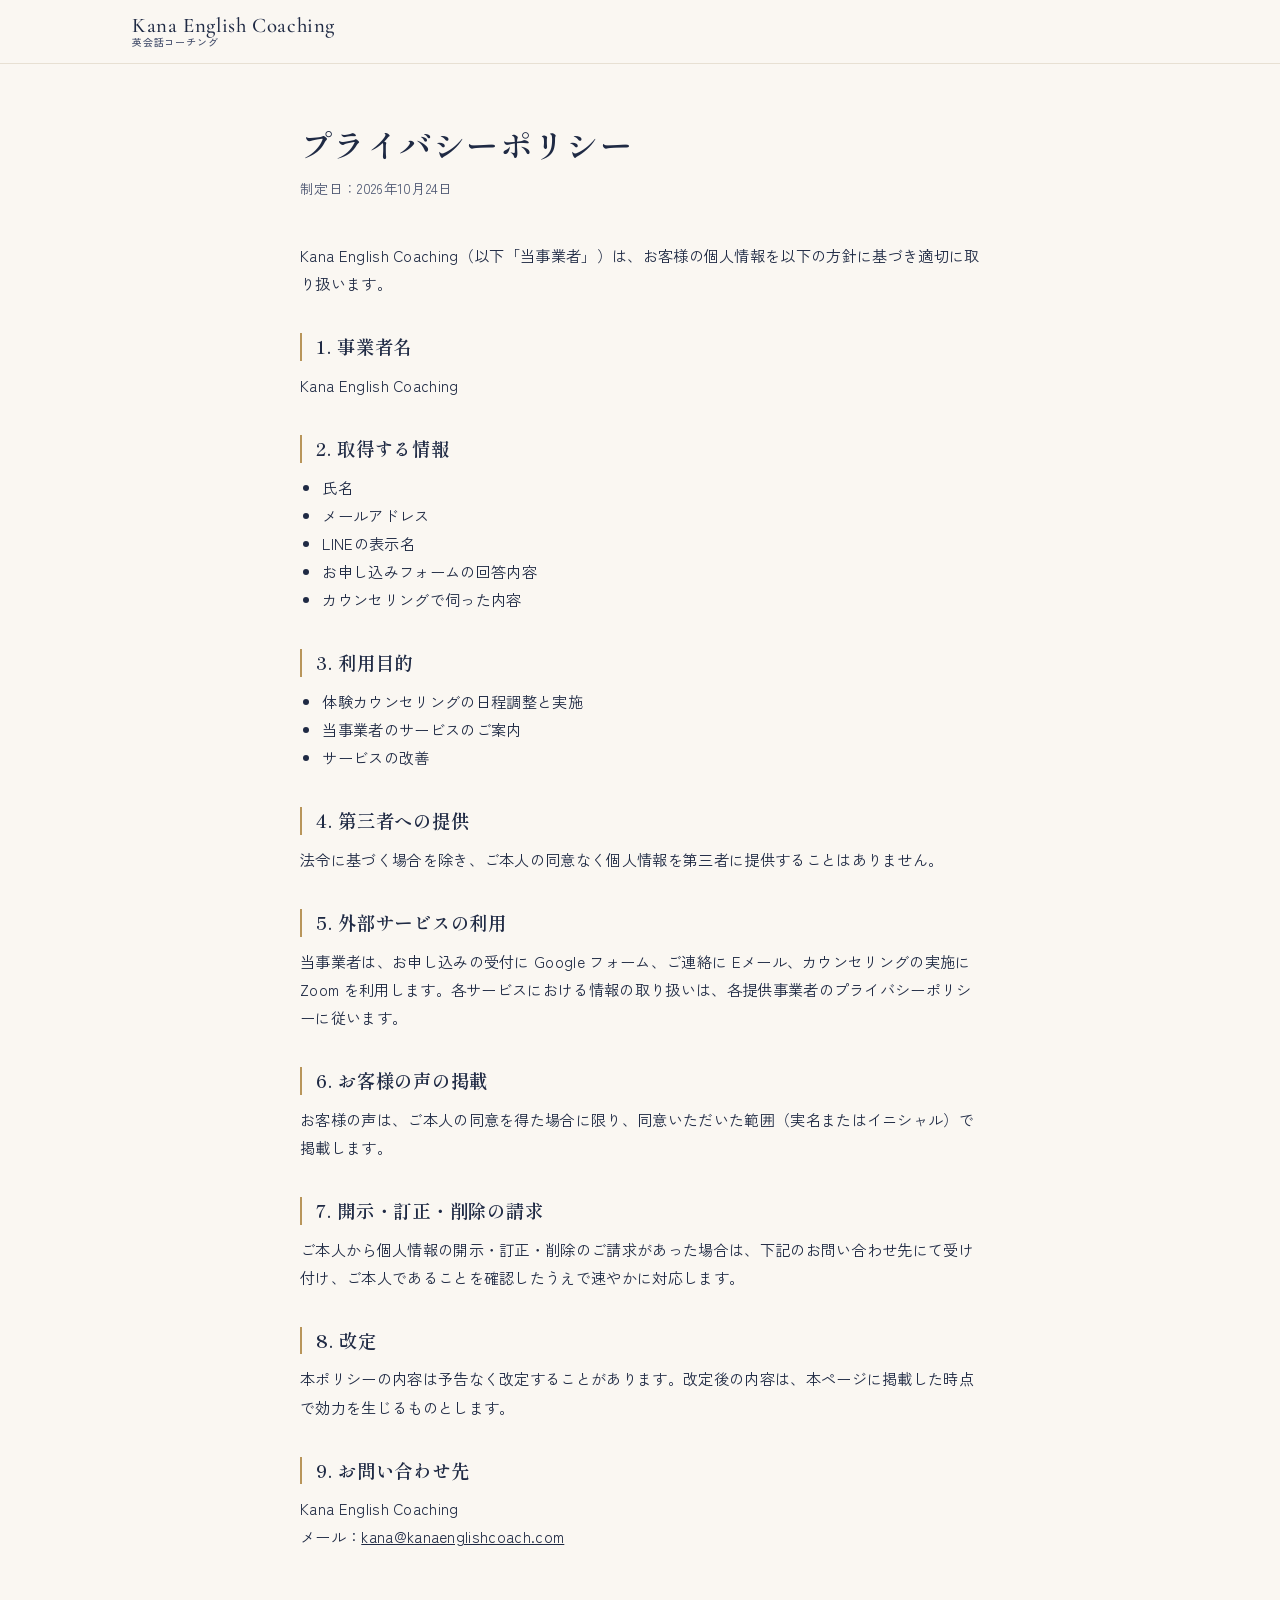
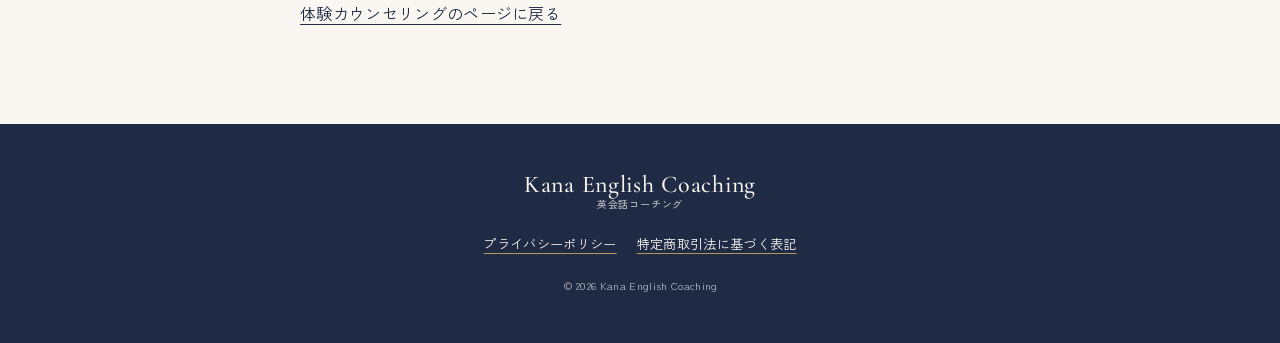
<file: privacy.html>
<!doctype html>
<html lang="ja">
<head>
  <meta charset="utf-8">
  <meta name="viewport" content="width=device-width, initial-scale=1, viewport-fit=cover">
  <title>プライバシーポリシー｜Kana English Coaching</title>
  <meta name="description" content="Kana English Coachingのプライバシーポリシーです。">
  <meta name="robots" content="noindex">
  <link rel="icon" href="images/favicon.svg" type="image/svg+xml">
  <link rel="preconnect" href="https://fonts.googleapis.com">
  <link rel="preconnect" href="https://fonts.gstatic.com" crossorigin>
  <link href="https://fonts.googleapis.com/css2?family=Cormorant+Garamond:wght@500&family=Shippori+Mincho:wght@600;700&family=Zen+Kaku+Gothic+New:wght@400;700&display=swap" rel="stylesheet">
  <link rel="stylesheet" href="style.css">
</head>
<body class="legal-page">
<header class="site-header">
  <div class="container">
    <a class="logo" href="index.html">Kana English Coaching<small>英会話コーチング</small></a>
  </div>
</header>
<main class="legal">
  <div class="container container--narrow">
    <h1>プライバシーポリシー</h1>
    <p class="updated">制定日：2026年10月24日</p>
    <p>Kana English Coaching（以下「当事業者」）は、お客様の個人情報を以下の方針に基づき適切に取り扱います。</p>

    <h2>1. 事業者名</h2>
    <p>Kana English Coaching</p>

    <h2>2. 取得する情報</h2>
    <ul>
      <li>氏名</li>
      <li>メールアドレス</li>
      <li>LINEの表示名</li>
      <li>お申し込みフォームの回答内容</li>
      <li>カウンセリングで伺った内容</li>
    </ul>

    <h2>3. 利用目的</h2>
    <ul>
      <li>体験カウンセリングの日程調整と実施</li>
      <li>当事業者のサービスのご案内</li>
      <li>サービスの改善</li>
    </ul>

    <h2>4. 第三者への提供</h2>
    <p>法令に基づく場合を除き、ご本人の同意なく個人情報を第三者に提供することはありません。</p>

    <h2>5. 外部サービスの利用</h2>
    <p>当事業者は、お申し込みの受付に Google フォーム、ご連絡に Eメール、カウンセリングの実施に Zoom を利用します。各サービスにおける情報の取り扱いは、各提供事業者のプライバシーポリシーに従います。</p>

    <h2>6. お客様の声の掲載</h2>
    <p>お客様の声は、ご本人の同意を得た場合に限り、同意いただいた範囲（実名またはイニシャル）で掲載します。</p>

    <h2>7. 開示・訂正・削除の請求</h2>
    <p>ご本人から個人情報の開示・訂正・削除のご請求があった場合は、下記のお問い合わせ先にて受け付け、ご本人であることを確認したうえで速やかに対応します。</p>

    <h2>8. 改定</h2>
    <p>本ポリシーの内容は予告なく改定することがあります。改定後の内容は、本ページに掲載した時点で効力を生じるものとします。</p>

    <h2>9. お問い合わせ先</h2>
    <p>Kana English Coaching<br>メール：<a href="mailto:kana@kanaenglishcoach.com">kana@kanaenglishcoach.com</a></p>
    <a class="back-link" href="index.html">体験カウンセリングのページに戻る</a>
  </div>
</main>
<footer class="site-footer">
  <div class="container">
    <a class="logo" href="index.html">Kana English Coaching<small>英会話コーチング</small></a>
    <nav aria-label="法務情報">
      <a href="privacy.html">プライバシーポリシー</a>
      <a href="tokushoho.html">特定商取引法に基づく表記</a>
    </nav>
    <small class="copy">© 2026 Kana English Coaching</small>
  </div>
</footer>
</body>
</html>
</file>
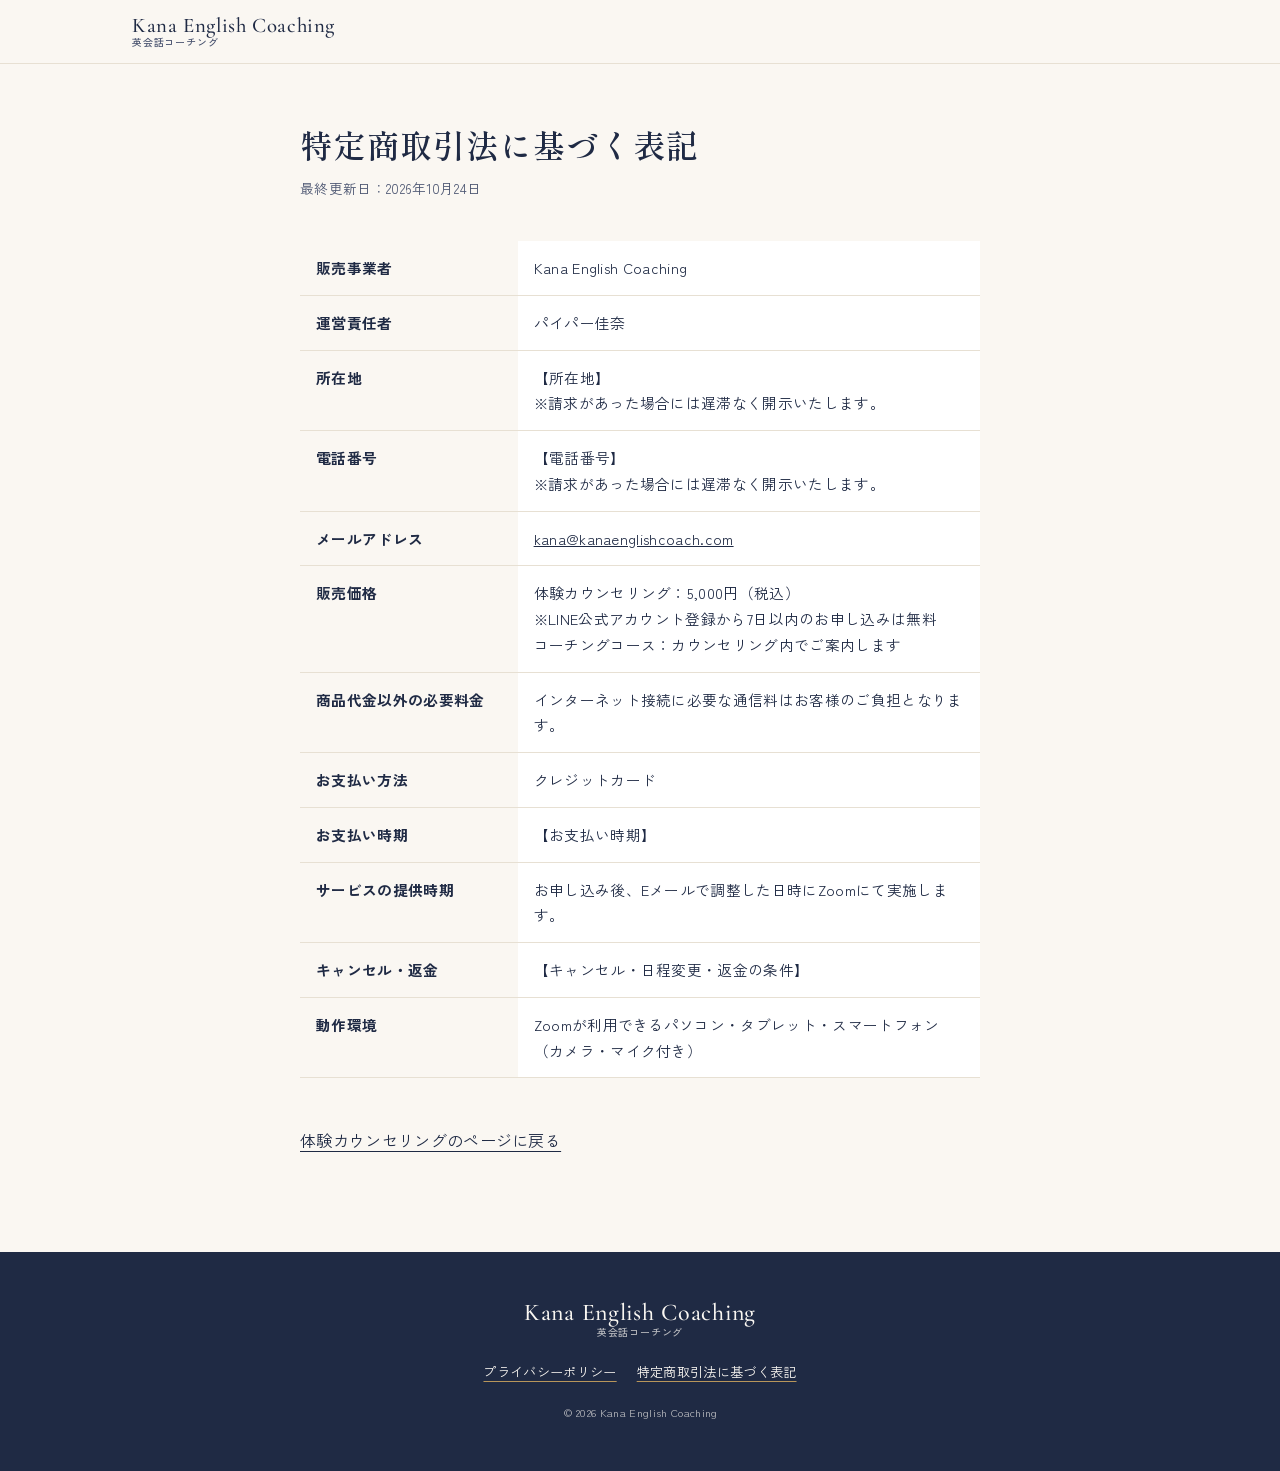
<file: tokushoho.html>
<!doctype html>
<html lang="ja">
<head>
  <meta charset="utf-8">
  <meta name="viewport" content="width=device-width, initial-scale=1, viewport-fit=cover">
  <title>特定商取引法に基づく表記｜Kana English Coaching</title>
  <meta name="description" content="Kana English Coachingの特定商取引法に基づく表記です。">
  <meta name="robots" content="noindex">
  <link rel="icon" href="images/favicon.svg" type="image/svg+xml">
  <link rel="preconnect" href="https://fonts.googleapis.com">
  <link rel="preconnect" href="https://fonts.gstatic.com" crossorigin>
  <link href="https://fonts.googleapis.com/css2?family=Cormorant+Garamond:wght@500&family=Shippori+Mincho:wght@600;700&family=Zen+Kaku+Gothic+New:wght@400;700&display=swap" rel="stylesheet">
  <link rel="stylesheet" href="style.css">
</head>
<body class="legal-page">
<header class="site-header">
  <div class="container">
    <a class="logo" href="index.html">Kana English Coaching<small>英会話コーチング</small></a>
  </div>
</header>
<main class="legal">
  <div class="container container--narrow">
    <h1>特定商取引法に基づく表記</h1>
    <p class="updated">最終更新日：2026年10月24日</p>
    <!-- TODO【】の項目はすべてコーチ本人が確認・記入してください -->
    <table class="legal-table">
      <tbody>
        <tr><th scope="row">販売事業者</th><td>Kana English Coaching</td></tr>
        <tr><th scope="row">運営責任者</th><td>パイパー佳奈</td></tr>
        <tr><th scope="row">所在地</th><td>【所在地】<br>※請求があった場合には遅滞なく開示いたします。</td></tr>
        <tr><th scope="row">電話番号</th><td>【電話番号】<br>※請求があった場合には遅滞なく開示いたします。</td></tr>
        <tr><th scope="row">メールアドレス</th><td><a href="mailto:kana@kanaenglishcoach.com">kana@kanaenglishcoach.com</a></td></tr>
        <tr><th scope="row">販売価格</th><td>体験カウンセリング：5,000円（税込）<br>※LINE公式アカウント登録から7日以内のお申し込みは無料<br>コーチングコース：カウンセリング内でご案内します</td></tr>
        <tr><th scope="row">商品代金以外の必要料金</th><td>インターネット接続に必要な通信料はお客様のご負担となります。</td></tr>
        <tr><th scope="row">お支払い方法</th><td>クレジットカード</td></tr>
        <tr><th scope="row">お支払い時期</th><td>【お支払い時期】</td></tr>
        <tr><th scope="row">サービスの提供時期</th><td>お申し込み後、Eメールで調整した日時にZoomにて実施します。</td></tr>
        <tr><th scope="row">キャンセル・返金</th><td>【キャンセル・日程変更・返金の条件】</td></tr>
        <tr><th scope="row">動作環境</th><td>Zoomが利用できるパソコン・タブレット・スマートフォン（カメラ・マイク付き）</td></tr>
      </tbody>
    </table>
    <a class="back-link" href="index.html">体験カウンセリングのページに戻る</a>
  </div>
</main>
<footer class="site-footer">
  <div class="container">
    <a class="logo" href="index.html">Kana English Coaching<small>英会話コーチング</small></a>
    <nav aria-label="法務情報">
      <a href="privacy.html">プライバシーポリシー</a>
      <a href="tokushoho.html">特定商取引法に基づく表記</a>
    </nav>
    <small class="copy">© 2026 Kana English Coaching</small>
  </div>
</footer>
</body>
</html>
</file>
<file: style.css>
/* =========================================================
   Kana English Coaching — 体験カウンセリング LP
   モチーフ：写真の鏡と同じ「アーチ」＋細いゴールドの罫線
   ========================================================= */

:root {
  --ivory: #FAF7F2;
  --white: #FFFFFF;
  --navy: #1F2A44;
  --navy-soft: #4A5470;
  --gold: #B8955A;        /* 罫線・装飾用 */
  --gold-ink: #876631;    /* 文字用（コントラスト確保） */
  --sage: #DCE5DD;
  --sage-deep: #C9D6CB;
  --blue: #E3ECF5;
  --line: #E7E0D3;

  --font-display: "Shippori Mincho", "Hiragino Mincho ProN", "Yu Mincho", serif;
  --font-body: "Zen Kaku Gothic New", "Hiragino Sans", "Hiragino Kaku Gothic ProN", "Yu Gothic", sans-serif;
  --font-latin: "Cormorant Garamond", Georgia, serif;

  --gutter: 20px;
  --max: 1080px;
  --narrow: 680px;
  --header-h: 56px;
}

*, *::before, *::after { box-sizing: border-box; }

html {
  scroll-behavior: smooth;
  scroll-padding-top: var(--header-h);
  -webkit-text-size-adjust: 100%;
}

body {
  margin: 0;
  background: var(--ivory);
  color: var(--navy);
  font-family: var(--font-body);
  font-size: 16px;
  line-height: 1.85;
  letter-spacing: 0.02em;
  font-feature-settings: "palt" 0;
  -webkit-font-smoothing: antialiased;
}

img { max-width: 100%; display: block; }
a { color: inherit; }
p { margin: 0; }
ul, ol { margin: 0; padding: 0; list-style: none; }
h1, h2, h3 { margin: 0; font-family: var(--font-display); font-weight: 600; line-height: 1.5; letter-spacing: 0.04em; }

:focus-visible {
  outline: 2px solid var(--gold);
  outline-offset: 3px;
  border-radius: 4px;
}

.visually-hidden {
  position: absolute !important;
  width: 1px; height: 1px;
  overflow: hidden; clip: rect(0 0 0 0);
  white-space: nowrap;
}

.container {
  width: 100%;
  max-width: var(--max);
  margin-inline: auto;
  padding-inline: var(--gutter);
}
.container--narrow { max-width: calc(var(--narrow) + var(--gutter) * 2); }

/* ---------- Section rhythm ---------- */
.section { padding-block: 72px; }
.section--white { background: var(--white); }
.section--sage { background: var(--sage); }
.section--blue { background: var(--blue); }

.section-head { margin-bottom: 40px; text-align: center; }
.section-head h2 {
  font-size: clamp(1.45rem, 1.1rem + 1.6vw, 2.1rem);
  text-wrap: balance;
}
.section-head .latin {
  display: block;
  margin-bottom: 6px;
  font-family: var(--font-latin);
  font-style: italic;
  font-size: 1.15rem;
  color: var(--gold-ink);
  letter-spacing: 0.02em;
}
.section-head__rule {
  width: 40px; height: 1px;
  margin: 20px auto 0;
  background: var(--gold);
}

.note {
  margin-top: 20px;
  font-size: 0.8rem;
  color: var(--navy-soft);
  line-height: 1.7;
}
.center { text-align: center; }

/* ---------- Header ---------- */
.site-header {
  position: sticky; top: 0; z-index: 40;
  height: var(--header-h);
  background: rgba(250, 247, 242, 0.94);
  backdrop-filter: blur(8px);
  -webkit-backdrop-filter: blur(8px);
  border-bottom: 1px solid var(--line);
}
.site-header .container {
  height: 100%;
  display: flex; align-items: center; justify-content: space-between;
}
.logo {
  font-family: var(--font-latin);
  font-size: 1.3rem;
  font-weight: 500;
  letter-spacing: 0.03em;
  text-decoration: none;
  line-height: 1.1;
}
.logo small {
  display: block;
  font-family: var(--font-body);
  font-size: 0.62rem;
  letter-spacing: 0.08em;
  color: var(--navy-soft);
}
.header-cta {
  font-size: 0.85rem;
  font-weight: 700;
  padding: 8px 18px;
  border: 1px solid var(--navy);
  border-radius: 999px;
  text-decoration: none;
  transition: background-color .2s, color .2s;
}
.header-cta:hover { background: var(--navy); color: var(--white); }

/* ---------- CTA (1種類に統一) ---------- */
.cta {
  margin-top: 36px;
  text-align: center;
}
.cta__lead {
  margin-bottom: 14px;
  font-family: var(--font-display);
  font-size: 1.05rem;
}
.btn {
  display: inline-flex; align-items: center; justify-content: center; gap: 10px;
  width: 100%; max-width: 400px;
  min-height: 60px;
  padding: 16px 28px;
  background: var(--navy);
  color: var(--white);
  font-family: var(--font-body);
  font-size: 1.05rem;
  font-weight: 700;
  letter-spacing: 0.06em;
  text-decoration: none;
  border-radius: 999px;
  box-shadow: 0 10px 24px -14px rgba(31, 42, 68, 0.7);
  transition: transform .2s ease, box-shadow .2s ease, background-color .2s;
}
.btn::after {
  content: "";
  width: 7px; height: 7px;
  border-top: 1.5px solid var(--gold);
  border-right: 1.5px solid var(--gold);
  transform: rotate(45deg);
}
.btn:hover { background: #283657; transform: translateY(-1px); box-shadow: 0 14px 28px -14px rgba(31, 42, 68, 0.8); }
.cta__sub {
  margin-top: 10px;
  font-size: 0.82rem;
  color: var(--navy-soft);
}
.btn-line {
  display: inline-block;
  margin-top: 14px;
  font-size: 0.9rem;
  text-underline-offset: 4px;
  text-decoration-color: var(--gold);
}

/* ---------- Hero ---------- */
.hero {
  padding-block: 28px 64px;
  overflow: hidden;
}
.hero__grid { display: grid; gap: 28px; }
.hero__lead {
  font-family: var(--font-display);
  font-size: 0.98rem;
  line-height: 1.7;
  color: var(--navy-soft);
}
.hero__title {
  margin-top: 14px;
  font-size: clamp(1.9rem, 1.3rem + 3vw, 3.2rem);
  line-height: 1.42;
  letter-spacing: 0.05em;
  font-weight: 700;
}
.hero__title span, .final h2 span { display: inline-block; }
.hero__sub {
  margin-top: 18px;
  font-size: 0.98rem;
  max-width: 34em;
}
.hero__creds {
  display: flex; flex-wrap: wrap; gap: 4px 18px;
  margin-top: 20px;
  font-size: 0.85rem;
  font-weight: 500;
}
.hero__creds li { position: relative; padding-left: 14px; }
.hero__creds li::before {
  content: "";
  position: absolute; left: 0; top: 0.72em;
  width: 6px; height: 6px;
  border: 1px solid var(--gold);
  transform: rotate(45deg);
}

/* アーチの写真フレーム（写真の鏡と呼応させる） */
.arch {
  position: relative;
  isolation: isolate;
  margin-inline: auto;
  width: min(100%, 420px);
}
.arch__img {
  width: 100%;
  height: auto;
  aspect-ratio: 4 / 5;
  object-fit: cover;
  object-position: 50% 30%;
  border-radius: 999px 999px 18px 18px;
  background: var(--sage);
}
.arch::before {
  content: "";
  position: absolute;
  inset: -10px -10px 22px 22px;
  z-index: -1;
  border: 1px solid var(--gold);
  border-radius: 999px 999px 18px 18px;
}
.arch__caption {
  position: absolute;
  left: -6px; bottom: 26px;
  padding: 10px 16px;
  background: var(--white);
  border-radius: 10px;
  font-size: 0.78rem;
  line-height: 1.5;
  box-shadow: 0 12px 30px -18px rgba(31, 42, 68, 0.55);
}
.arch__caption em {
  display: block;
  font-family: var(--font-latin);
  font-size: 1rem;
  color: var(--gold-ink);
}

.offer {
  display: grid; grid-template-columns: 1fr 1fr;
  margin-top: 28px;
  border-top: 1px solid var(--gold);
  border-bottom: 1px solid var(--gold);
}
.offer > div {
  padding: 14px 10px;
  text-align: center;
  font-size: 0.8rem;
  line-height: 1.6;
}
.offer > div + div { border-left: 1px solid var(--line); }
.offer strong {
  display: block;
  font-family: var(--font-display);
  font-size: 1.55rem;
  line-height: 1.35;
}
.offer s { color: var(--navy-soft); }
.hero .cta { margin-top: 26px; }

/* ---------- §02 お悩み ---------- */
.checklist {
  background: var(--ivory);
  border-radius: 14px;
  padding: 10px 22px;
}
.checklist li {
  display: grid; grid-template-columns: 24px 1fr; gap: 12px;
  padding-block: 14px;
  border-bottom: 1px dashed var(--line);
}
.checklist li:last-child { border-bottom: 0; }
.check {
  width: 22px; height: 22px; margin-top: 4px;
  color: var(--gold);
}
.turn {
  margin-top: 44px;
  text-align: center;
}
.turn__arrow {
  width: 1px; height: 40px;
  margin: 0 auto 28px;
  background: linear-gradient(var(--gold), transparent);
}
.turn__strong {
  margin-top: 10px;
  font-family: var(--font-display);
  font-size: clamp(1.3rem, 1.05rem + 1.2vw, 1.7rem);
  font-weight: 700;
  line-height: 1.6;
}
.cause-text { margin-top: 28px; }
.tags {
  display: flex; flex-wrap: wrap; justify-content: center; gap: 10px;
  margin-block: 22px;
}
.tag {
  display: inline-flex; align-items: center; gap: 6px;
  padding: 6px 14px 6px 10px;
  background: var(--sage);
  border-radius: 999px;
  font-size: 0.9rem;
  font-weight: 500;
}
.tag svg { width: 18px; height: 18px; color: var(--navy); }

/* ---------- §03 得られること ---------- */
.gains { display: grid; gap: 16px; }
.gain {
  background: var(--white);
  border-radius: 16px;
  padding: 28px 24px;
  border: 1px solid var(--line);
}
.gain__icon {
  width: 48px; height: 48px;
  display: grid; place-items: center;
  border-radius: 999px 999px 6px 6px;
  background: var(--sage);
  margin-bottom: 16px;
}
.gain__icon svg { width: 24px; height: 24px; }
.gain h3 { font-size: 1.2rem; margin-bottom: 8px; }
.gain p { font-size: 0.95rem; }

/* ---------- §04 受講生の声 ---------- */
.stats {
  display: grid; grid-template-columns: repeat(2, 1fr);
  border-block: 1px solid var(--gold);
  margin-bottom: 36px;
}
.stats > div { padding: 16px 6px; text-align: center; font-size: 0.72rem; line-height: 1.55; }
.stats > div + div { border-left: 1px solid var(--line); }
.stats b {
  display: block;
  font-family: var(--font-latin);
  font-size: 2rem;
  font-weight: 500;
  line-height: 1.2;
}
.stats b small { font-size: 0.55em; }

.swipe-hint {
  text-align: center;
  font-size: 0.8rem;
  color: var(--navy-soft);
  margin-bottom: 12px;
}

.carousel { position: relative; }
.carousel__track {
  display: flex; gap: 14px;
  overflow-x: auto;
  scroll-snap-type: x mandatory;
  scroll-padding-inline: var(--gutter);
  padding: 4px var(--gutter) 12px;
  margin-inline: calc(var(--gutter) * -1);
  scrollbar-width: none;
  overscroll-behavior-x: contain;
}
.carousel__track::-webkit-scrollbar { display: none; }
.voice {
  flex: 0 0 85%;
  scroll-snap-align: start;
  display: flex; flex-direction: column;
  background: var(--ivory);
  border-radius: 16px;
  padding: 24px 22px;
}
.voice__who { display: flex; align-items: center; gap: 12px; }
.monogram {
  flex: none;
  width: 48px; height: 48px;
  display: grid; place-items: center;
  border-radius: 999px 999px 8px 8px;
  background: var(--navy);
  color: var(--ivory);
  font-family: var(--font-latin);
  font-size: 1.15rem;
  letter-spacing: 0.02em;
}
.voice__name { font-weight: 700; line-height: 1.5; }
.voice__meta { font-size: 0.8rem; color: var(--navy-soft); line-height: 1.5; }
.voice h3 {
  margin-block: 18px 14px;
  font-size: 1.12rem;
  line-height: 1.6;
}
.voice dl { margin: 0; font-size: 0.88rem; line-height: 1.75; }
.voice dt {
  display: inline-block;
  margin-top: 10px;
  padding: 0 10px;
  font-size: 0.75rem;
  font-weight: 700;
  border-radius: 4px;
  background: var(--line);
}
.voice dt.after { background: var(--sage); }
.voice dd { margin: 4px 0 0; }
.voice blockquote {
  margin: auto 0 0;
  padding: 16px 18px 16px 20px;
  border-left: 2px solid var(--gold);
  background: var(--white);
  border-radius: 0 10px 10px 0;
  font-family: var(--font-display);
  font-size: 0.95rem;
  line-height: 1.8;
}
.voice dl + blockquote { margin-top: 18px; }

.carousel__nav {
  display: flex; align-items: center; justify-content: center; gap: 18px;
  margin-top: 14px;
}
.carousel__arrow {
  width: 44px; height: 44px;
  display: grid; place-items: center;
  border: 1px solid var(--navy);
  border-radius: 999px;
  background: transparent;
  color: var(--navy);
  cursor: pointer;
  transition: background-color .2s, color .2s, opacity .2s;
}
.carousel__arrow:hover:not(:disabled) { background: var(--navy); color: var(--white); }
.carousel__arrow:disabled { opacity: 0.3; cursor: default; }
.carousel__arrow svg { width: 18px; height: 18px; }
.carousel__dots { display: flex; gap: 4px; }
.carousel__dots button {
  width: 24px; height: 24px;
  padding: 0; border: 0; background: none; cursor: pointer;
  display: grid; place-items: center;
}
.carousel__dots button::before {
  content: "";
  width: 8px; height: 8px;
  border-radius: 999px;
  background: var(--line);
  transition: background-color .2s, width .2s;
}
.carousel__dots button[aria-current="true"]::before { background: var(--gold); width: 18px; }

/* ---------- §05 特徴 ---------- */
.pillars { display: grid; gap: 14px; }
.pillar {
  display: grid; grid-template-columns: 52px 1fr; gap: 16px;
  padding: 22px 20px;
  background: var(--white);
  border-radius: 16px;
}
.pillar__icon {
  width: 52px; height: 52px;
  display: grid; place-items: center;
  border-radius: 999px 999px 8px 8px;
  border: 1px solid var(--gold);
}
.pillar__icon svg { width: 24px; height: 24px; }
.pillar h3 { font-size: 1.12rem; margin-bottom: 4px; }
.pillar p { font-size: 0.92rem; }


.pull-quote {
  margin: 44px auto 0;
  max-width: 34em;
  text-align: center;
  font-family: var(--font-display);
  font-size: clamp(1.1rem, 0.95rem + 0.8vw, 1.35rem);
  line-height: 1.9;
}
.pull-quote cite {
  display: block;
  margin-top: 10px;
  font-family: var(--font-body);
  font-style: normal;
  font-size: 0.85rem;
  color: var(--navy-soft);
}

/* ---------- §06 コーチ紹介 ---------- */
.coach { display: grid; gap: 36px; }
.coach .arch { width: min(78%, 340px); }
.coach .arch__img { object-position: 50% 25%; }
.coach__name { text-align: center; }
.coach__name h3 { font-size: 1.6rem; }
.coach__name .latin { display: block; font-family: var(--font-latin); font-style: italic; font-size: 1.1rem; color: var(--gold-ink); }
.coach__name p { font-size: 0.9rem; color: var(--navy-soft); }
.career {
  margin-top: 22px;
  padding: 18px 22px;
  background: var(--ivory);
  border-radius: 14px;
  font-size: 0.92rem;
}
.career li { position: relative; padding-left: 18px; }
.career li + li { margin-top: 4px; }
.career li::before {
  content: "";
  position: absolute; left: 0; top: 0.8em;
  width: 7px; height: 1px;
  background: var(--gold);
}
.story { margin-top: 26px; display: grid; gap: 14px; }
.story p { font-size: 0.98rem; }
.seen-as { margin-top: 30px; }
.seen-as p { font-family: var(--font-display); font-weight: 600; margin-bottom: 10px; }
.seen-as ul { display: flex; flex-wrap: wrap; gap: 8px; }
.seen-as li {
  padding: 4px 14px;
  border: 1px solid var(--gold);
  border-radius: 999px;
  font-size: 0.88rem;
}

/* ---------- §07 流れ ---------- */
.steps { position: relative; max-width: 560px; margin-inline: auto; }
.step {
  position: relative;
  display: grid; grid-template-columns: 44px 1fr; gap: 16px;
  padding-bottom: 30px;
}
.step:not(:last-child)::before {
  content: "";
  position: absolute; left: 21.5px; top: 48px; bottom: 6px;
  width: 1px;
  background: var(--gold);
}
.step__num {
  width: 44px; height: 44px;
  display: grid; place-items: center;
  border-radius: 999px;
  background: var(--navy);
  color: var(--ivory);
  font-family: var(--font-latin);
  font-size: 1.3rem;
}
.step h3 { font-size: 1.1rem; margin-top: 6px; }
.step p { font-size: 0.92rem; margin-top: 4px; }
.step__agenda {
  margin-top: 10px;
  padding: 14px 18px;
  background: var(--white);
  border-radius: 12px;
  font-size: 0.9rem;
  counter-reset: agenda;
}
.step__agenda li { counter-increment: agenda; display: grid; grid-template-columns: 1.6em 1fr; }
.step__agenda li::before { content: counter(agenda) "."; font-family: var(--font-latin); font-size: 1.05rem; color: var(--gold-ink); }
.step__agenda li + li { margin-top: 4px; }
.steps-note {
  margin-top: 4px;
  text-align: center;
  font-size: 0.9rem;
}

/* ---------- §08 体験の感想 ---------- */
.trial-voices { display: grid; gap: 14px; }
.trial-voice {
  padding: 22px 22px 18px;
  background: var(--blue);
  border-radius: 16px;
}
.trial-voice h3 { font-size: 1.05rem; line-height: 1.6; }
.trial-voice p { margin-top: 8px; font-size: 0.92rem; }
.trial-voice footer { margin-top: 10px; text-align: right; font-size: 0.85rem; font-weight: 700; }

/* ---------- §09 料金 ---------- */
.price-card {
  max-width: 520px;
  margin-inline: auto;
  background: var(--white);
  border: 1.5px solid var(--navy);
  border-radius: 20px;
  padding: 32px 24px 24px;
  position: relative;
}
.price-card::before {
  content: "";
  position: absolute; inset: 6px;
  border: 1px solid var(--gold);
  border-radius: 15px;
  pointer-events: none;
}
.price-card__top { text-align: center; }
.price-card__regular { font-size: 0.9rem; color: var(--navy-soft); }
.price-card__regular s { font-size: 1.05rem; }
.price-card__cond { margin-top: 8px; font-size: 0.95rem; }
.price-card__free {
  font-family: var(--font-display);
  font-size: 3rem;
  font-weight: 700;
  line-height: 1.3;
  letter-spacing: 0.12em;
}
.price-table { margin: 22px 0 0; border-top: 1px solid var(--line); }
.price-table > div {
  display: grid; grid-template-columns: 4.6em 1fr; gap: 10px;
  padding-block: 12px;
  border-bottom: 1px solid var(--line);
  font-size: 0.92rem;
  line-height: 1.7;
}
.price-table > div:last-child { border-bottom: 0; }
.price-table dt { font-weight: 700; color: var(--gold-ink); }
.price-table dd { margin: 0; }

/* ---------- §10 FAQ ---------- */
.faq { border-top: 1px solid var(--line); }
.faq details { border-bottom: 1px solid var(--line); }
.faq summary {
  list-style: none;
  display: grid; grid-template-columns: 1.6em 1fr 22px; gap: 8px;
  align-items: start;
  padding: 18px 2px;
  cursor: pointer;
  font-weight: 700;
  line-height: 1.6;
}
.faq summary::-webkit-details-marker { display: none; }
.faq .q, .faq .a { font-family: var(--font-latin); font-size: 1.3rem; line-height: 1.2; color: var(--gold-ink); }
.faq .pm { position: relative; width: 22px; height: 22px; margin-top: 2px; }
.faq .pm::before, .faq .pm::after {
  content: "";
  position: absolute; left: 4px; right: 4px; top: 50%;
  height: 1.5px; background: var(--navy);
  transition: transform .25s ease;
}
.faq .pm::after { transform: rotate(90deg); }
.faq details[open] .pm::after { transform: rotate(0deg); }
.faq__answer {
  display: grid; grid-template-columns: 1.6em 1fr; gap: 8px;
  padding: 0 30px 20px 2px;
  font-size: 0.95rem;
}

/* ---------- §11 最終CTA ---------- */
.final {
  background: var(--sage-deep);
  text-align: center;
  position: relative;
  overflow: hidden;
}
.final::before {
  content: "";
  position: absolute;
  left: 50%; top: 40px;
  width: min(560px, 120%);
  aspect-ratio: 1 / 1.1;
  transform: translateX(-50%);
  border: 1px solid rgba(184, 149, 90, 0.55);
  border-radius: 999px 999px 0 0;
  border-bottom: 0;
  pointer-events: none;
}
.final .container { position: relative; }
.final h2 {
  font-size: clamp(1.5rem, 1.2rem + 2vw, 2.4rem);
  line-height: 1.55;
}
.final__body { margin-top: 22px; display: grid; gap: 4px; }
.slots {
  display: inline-block;
  margin-top: 28px;
  padding: 8px 22px;
  background: var(--white);
  border-radius: 999px;
  font-weight: 700;
}
.slots b { font-family: var(--font-display); font-size: 1.25rem; margin-inline: 2px; }

/* ---------- Footer ---------- */
.site-footer {
  background: var(--navy);
  color: var(--ivory);
  padding: 48px 0 calc(48px + 84px);
  text-align: center;
  font-size: 0.82rem;
}
.site-footer .logo { font-size: 1.5rem; color: var(--ivory); }
.site-footer .logo small { color: rgba(250, 247, 242, 0.7); }
.site-footer nav { margin-top: 22px; display: flex; flex-wrap: wrap; justify-content: center; gap: 6px 20px; }
.site-footer nav a { text-underline-offset: 4px; text-decoration-color: var(--gold); }
.site-footer small.copy { display: block; margin-top: 18px; color: rgba(250, 247, 242, 0.7); }

/* ---------- 固定申込バー（スマホ） ---------- */
.sticky-cta {
  position: fixed; left: 0; right: 0; bottom: 0; z-index: 50;
  display: flex; align-items: center; justify-content: space-between; gap: 12px;
  padding: 10px var(--gutter) calc(10px + env(safe-area-inset-bottom));
  background: rgba(255, 255, 255, 0.97);
  border-top: 1px solid var(--line);
  box-shadow: 0 -10px 30px -20px rgba(31, 42, 68, 0.5);
  transform: translateY(110%);
  transition: transform .3s ease;
}
.sticky-cta.is-visible { transform: translateY(0); }
.sticky-cta__text { font-size: 0.78rem; line-height: 1.5; }
.sticky-cta__text b { display: block; font-family: var(--font-display); font-size: 0.95rem; }
.sticky-cta .btn {
  width: auto; min-height: 48px;
  padding: 10px 22px;
  font-size: 0.95rem;
  flex: none;
}

/* ---------- Load sequence（ヒーローのみ） ---------- */
@media (prefers-reduced-motion: no-preference) {
  .hero .arch__img { animation: arch-rise 1.1s cubic-bezier(.2, .7, .2, 1) both; }
  .hero .arch::before { animation: frame-in 1.2s .35s ease both; }
  .hero .arch__caption { animation: fade 0.7s 1s ease both; }
  @keyframes arch-rise {
    from { clip-path: inset(100% 0 0 0 round 999px 999px 18px 18px); }
    to   { clip-path: inset(0 0 0 0 round 999px 999px 18px 18px); }
  }
  @keyframes frame-in {
    from { opacity: 0; transform: translate(-10px, 10px); }
    to   { opacity: 1; transform: none; }
  }
  @keyframes fade { from { opacity: 0; } to { opacity: 1; } }
}
@media (prefers-reduced-motion: reduce) {
  html { scroll-behavior: auto; }
  *, *::before, *::after { transition: none !important; animation: none !important; }
}

/* ---------- Tablet / PC ---------- */
@media (min-width: 768px) {
  :root { --gutter: 32px; --header-h: 64px; }
  .section { padding-block: 104px; }
  .section-head { margin-bottom: 56px; }

  .hero { padding-block: 56px 96px; }
  .hero__grid {
    grid-template-columns: 1.1fr 0.9fr;
    grid-template-areas: "copy photo" "offer photo";
    column-gap: 64px;
    row-gap: 0;
    align-items: center;
  }
  .hero__copy { grid-area: copy; align-self: end; }
  .hero__photo { grid-area: photo; }
  .hero__offer { grid-area: offer; align-self: start; }
  .hero .cta { text-align: left; }
  .hero .cta__sub { padding-left: 28px; }
  .hero .arch { width: min(100%, 420px, (100svh - 180px) * 0.8); }

  .gains { grid-template-columns: repeat(3, 1fr); }
  .voice { flex-basis: calc((100% - 28px) / 2); }
  .swipe-hint { display: none; }

  .pillars { grid-template-columns: repeat(3, 1fr); }
  .pillar { grid-template-columns: 1fr; padding: 28px 24px; }


  .coach { grid-template-columns: 0.8fr 1.2fr; gap: 64px; align-items: start; }
  .coach .arch { width: 100%; position: sticky; top: 100px; }
  .coach__name { text-align: left; }

  .trial-voices { grid-template-columns: repeat(2, 1fr); }
  .trial-voice:last-child { grid-column: 1 / -1; }

  .sticky-cta { display: none; }
  .site-footer { padding-bottom: 48px; }
}

@media (min-width: 1024px) {
  .voice { flex-basis: calc((100% - 28px) / 3); }
  .carousel__track { margin-inline: 0; padding-inline: 0; scroll-padding-inline: 0; }
  .trial-voices { grid-template-columns: repeat(3, 1fr); }
  .trial-voice:nth-child(4) { grid-column: auto; }
  .trial-voice:last-child { grid-column: span 2; }
}

/* ---------- 法務ページ ---------- */
.legal { padding-block: 56px 96px; }
.legal h1 { font-size: clamp(1.5rem, 1.2rem + 1.4vw, 2rem); margin-bottom: 8px; }
.legal .updated { font-size: 0.85rem; color: var(--navy-soft); margin-bottom: 40px; }
.legal h2 { font-size: 1.15rem; margin: 36px 0 10px; padding-left: 14px; border-left: 2px solid var(--gold); }
.legal p, .legal li { font-size: 0.95rem; }
.legal ul { list-style: disc; padding-left: 1.4em; }
.legal-table { width: 100%; border-collapse: collapse; font-size: 0.92rem; background: var(--white); }
.legal-table th, .legal-table td { padding: 14px 16px; border-bottom: 1px solid var(--line); text-align: left; vertical-align: top; line-height: 1.75; }
.legal-table th { width: 32%; background: var(--ivory); font-weight: 700; }
@media (max-width: 600px) {
  .legal-table th, .legal-table td { display: block; width: 100%; }
  .legal-table th { border-bottom: 0; padding-bottom: 4px; }
}
.back-link { display: inline-block; margin-top: 48px; text-underline-offset: 4px; }
.legal .site-footer, body.legal-page .site-footer { padding-bottom: 48px; }
</file>
